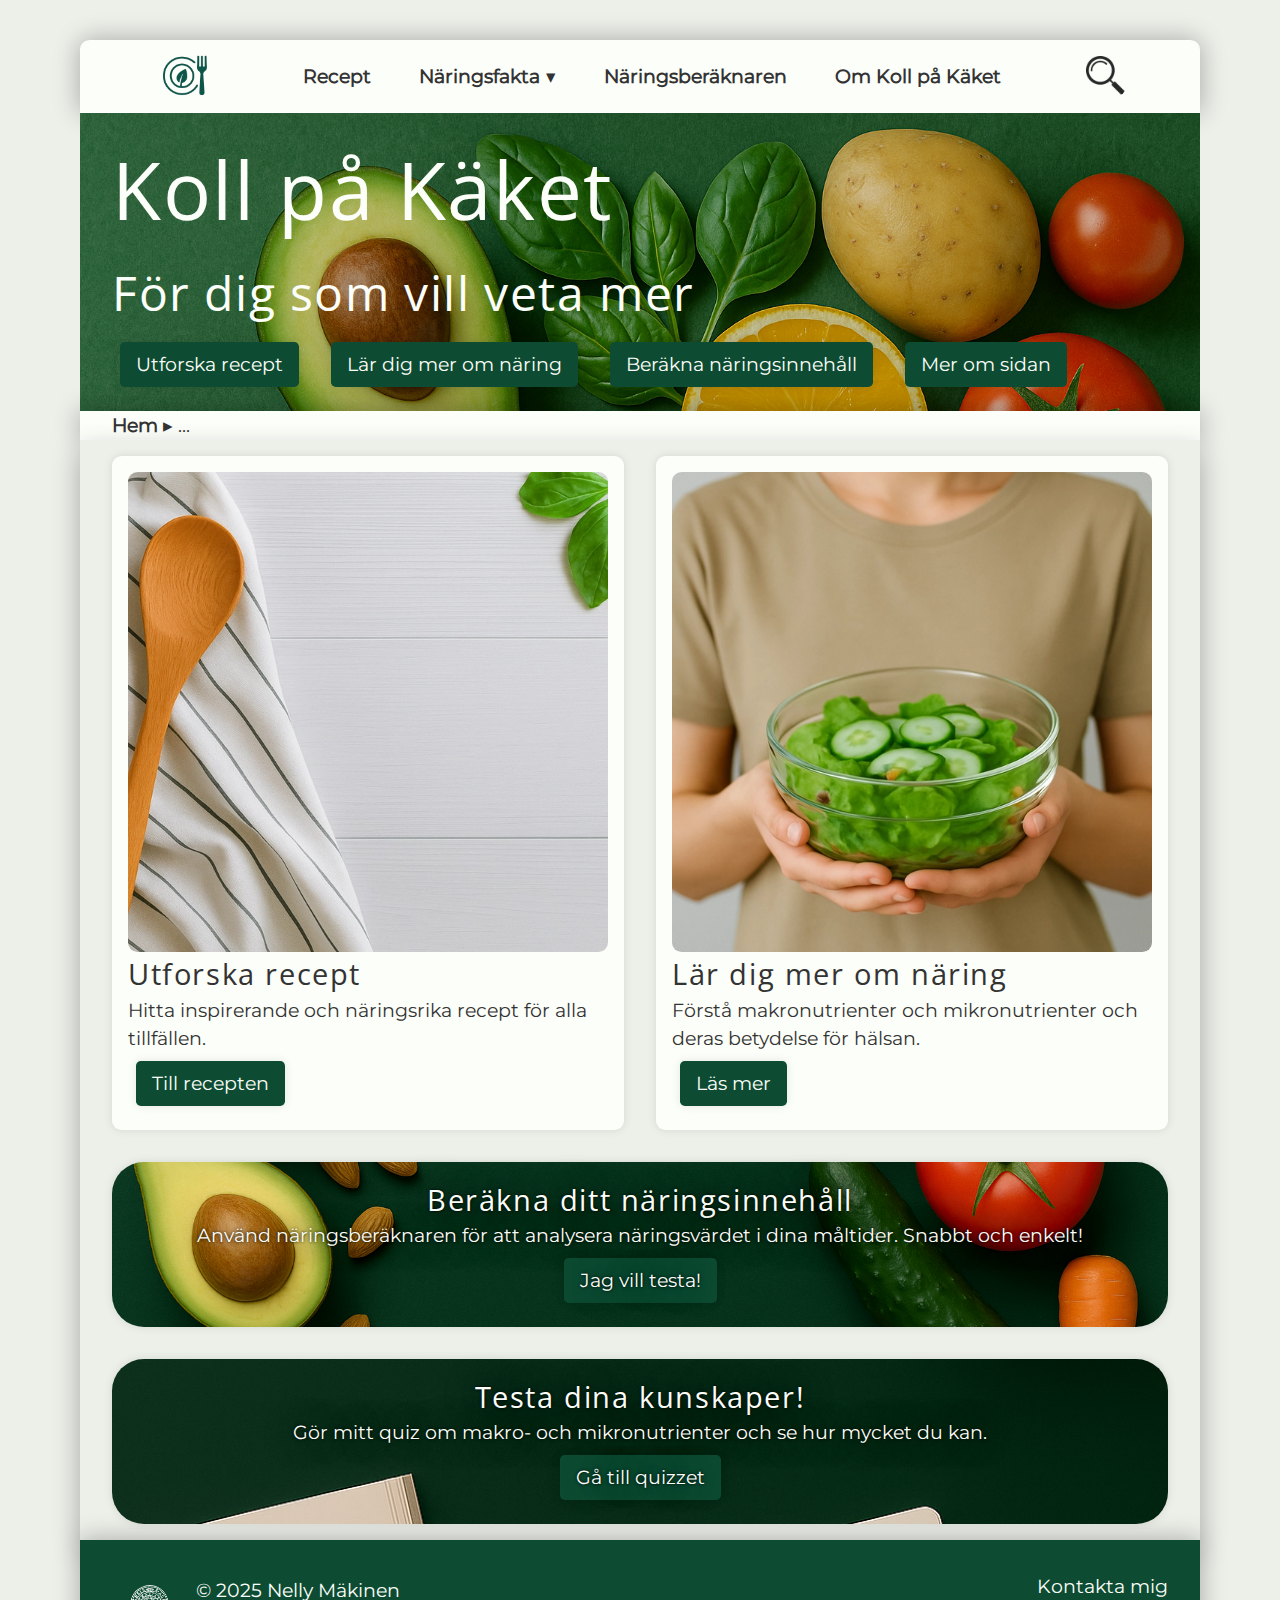
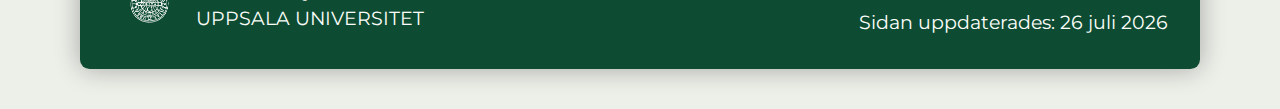
<file: index.html>
<!-- index.html – startsida för Koll på Käket -->
<!DOCTYPE html>
<html lang="sv">
<head>
    <meta charset="UTF-8">
    <meta name="viewport" content="width=device-width, initial-scale=1.0">
    <title>Koll på Käket: Startsida</title>
    <!-- Länkar till huvudsaklig CSS-stilmall -->
    <link rel="stylesheet" href="css/stil.css">
    <!-- Beskrivning för SEO och tillgänglighet -->
    <meta name="description" content="Startsida för Koll på Käket.">
</head>

<body>
    <header class="site-header" role="banner">
        <!-- Huvudnavigation -->
        <nav class="main-nav" role="navigation" aria-label="Huvudmeny">
        <ul class="logo">
            <li>
            <a href="index.html" class="logo">
                <img src="assets/img/logo_plate.svg" alt="Logotyp för Koll på Käket">
            </a>
            </li>
            </ul>
            <ul class="page-links">
            <li class="mobile-only">
            <button id="menu-toggle" aria-label="Öppna mobilmeny" tabindex="0">&#9776;</button>
            </li>
            <li class="nav-links"><a href="html/recept.html">Recept</a></li>
            <li class="nav-links has-dropdown">
                    <a href="html/fakta.html">Näringsfakta ▼</a>
                    <ul class="dropdown">
                        <li><a href="html/makro.html">Makronutrienter</a></li>
                        <li><a href="html/mikro.html">Mikronutrienter</a></li>
                    </ul>
                </li>
            <li class="nav-links"><a href="html/berakna.html">Näringsberäknaren</a></li>
            <li class="nav-links"><a href="html/om.html">Om Koll på Käket</a></li>
            </ul>
            <ul class="logo">
            <li>
            <a href="#" class="logo" aria-label="Sökfunktion (ej aktiv ännu)">
                <img src="assets/img/logo_search.svg" alt="Sökfunktion">
            </a>
            </li>
            
        </ul>
        </nav>

        <!-- Hero-banner -->
        <section class="hero-banner" aria-label="Startsida - Välkomstbanner">
        <h1 tabindex="0">Koll på Käket</h1>
        <h2 tabindex="0">För dig som vill veta mer</h2>
        <div class="head-buttons" role="navigation" aria-label="Genvägar till sidor">
            <a href="html/recept.html" class="button" aria-label="Gå till sidan för recept">Utforska recept</a>
            <a href="html/fakta.html" class="button" aria-label="Läs mer om näring">Lär dig mer om näring</a>
            <a href="html/berakna.html" class="button" aria-label="Beräkna näringsinnehåll i din mat">Beräkna näringsinnehåll</a>
            <a href="html/om.html" class="button" aria-label="Om sidan">Mer om sidan</a>
        </div>
        </section>

        <nav class="breadcrumb" aria-label="Brödsmulenavigering">
        <p><a href="index.html">Hem</a> ▸ ...</p>
        </nav>
    </header>

    <main class="hero">
        <!-- Featuresektion -->
        <section class="features" aria-label="Innehållsblock för utforskning">
        <article class="feature">
            <img src="/assets/img/wooden-spoon-640.webp" 
                        srcset="/assets/img/wooden-spoon-320.webp 320w,
                                /assets/img/wooden-spoon-640.webp 640w,
                                /assets/img/wooden-spoon-1280.webp 1280w"
                        sizes="(max-width: 640px) 100vw, (max-width: 1024px) 50vw, 50vw"
                        alt="Träslev och örter"
                        loading="lazy">
            <h3 tabindex="0">Utforska recept</h3>
            <p tabindex="0">Hitta inspirerande och näringsrika recept för alla tillfällen.</p>
            <a href="html/recept.html" class="button">Till recepten</a>
        </article>
        <article class="feature">
            <img src="/assets/img/nutrition-bowl-640.webp" 
                        srcset="/assets/img/nutrition-bowl-320.webp 320w,
                                /assets/img/nutrition-bowl-640.webp 640w,
                                /assets/img/nutrition-bowl-1280.webp 1280w"
                        sizes="(max-width: 640px) 100vw, (max-width: 1024px) 50vw, 50vw"
                        alt="Person med skål med grönsaker"
                        loading="lazy">
            <h3 tabindex="0">Lär dig mer om näring</h3>
            <p tabindex="0">Förstå makronutrienter och mikronutrienter och deras betydelse för hälsan.</p>
            <a href="html/fakta.html" class="button">Läs mer</a>
        </article>
        </section>

        <!-- Promo: Kalkylator -->
        <section class="promo calculator-promo" aria-label="Reklam för näringsberäknare" tabindex="0">
        <h3>Beräkna ditt näringsinnehåll</h3>
        <p>Använd näringsberäknaren för att analysera näringsvärdet i dina måltider. Snabbt och enkelt!</p>
        <a href="html/berakna.html" class="button">Jag vill testa!</a>
        </section>

        <!-- Promo: Quiz -->
        <section class="promo quiz-promo" aria-label="Reklam för quiz" tabindex="0">
        <h3>Testa dina kunskaper!</h3>
        <p>Gör mitt quiz om makro- och mikronutrienter och se hur mycket du kan.</p>
        <a href="html/quiz.html" class="button">Gå till quizzet</a>
        </section>
    </main>

    <!-- Sidfot med kontaktinformation och uppdateringsdatum -->
    <footer class="site-footer" role="contentinfo">
        <div class="footer-content">
            <img src="assets/img/uu-logo_w.png" alt="Logotyp för Uppsala Universitet">
            <div>
                <p>&copy; 2025 Nelly Mäkinen</p>
                <p>UPPSALA UNIVERSITET</p>
            </div>
        </div>
        <div class="footer-update">
            <a href="html/om.html">Kontakta mig</a>
            <p>Sidan uppdaterades: ...</p>
        </div>
    </footer>

    <!-- JS för hamburgarmenyn (mobil) och sidfotens uppdateringsdatum -->
    <script src="js/extra/mobil-nav.js" type="module"></script>
    <script src="js/extra/senast-upd.js" type="module"></script>
</body>
</file>
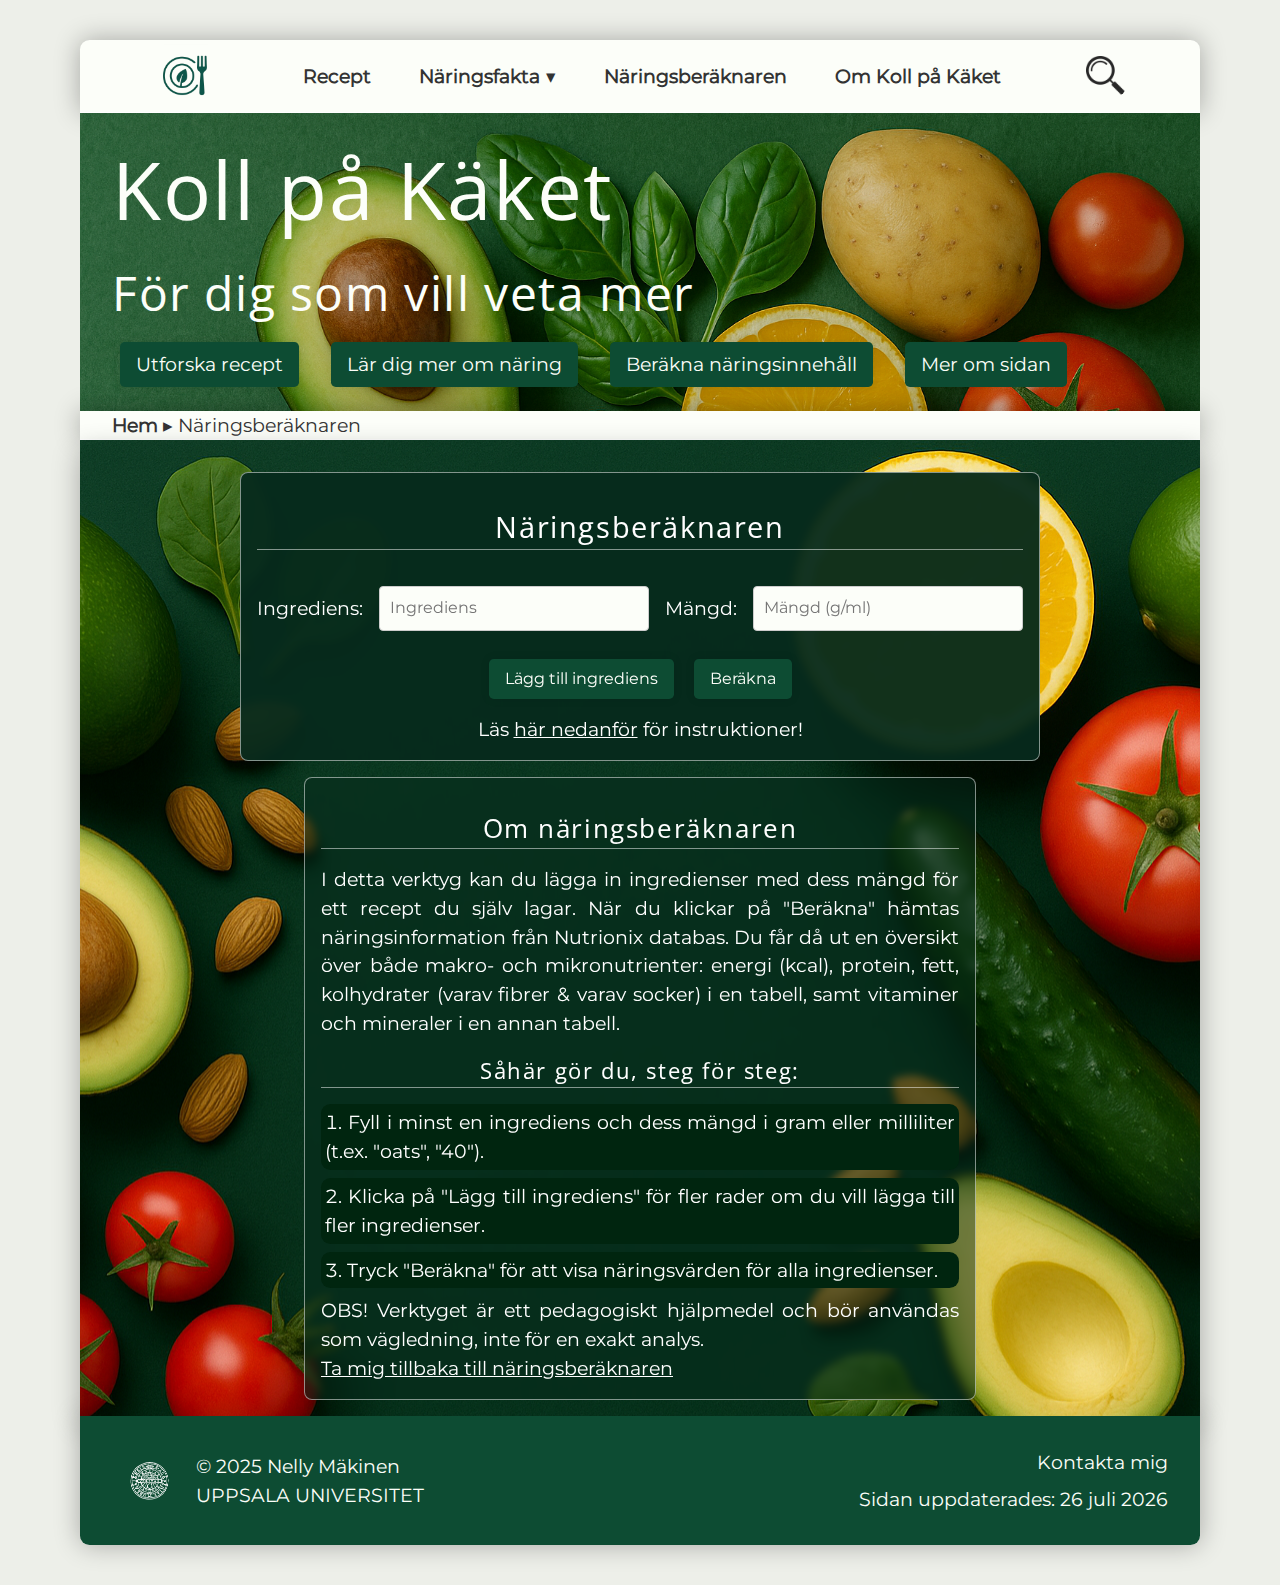
<file: html/berakna.html>
<!-- berakna.html (formulär + JS) -->
<!DOCTYPE html>
<html lang="sv">
<head>
    <meta charset="UTF-8">
    <meta name="viewport" content="width=device-width, initial-scale=1.0">
    <title>Koll på Käket: Näringsberäknaren</title>
    <link rel="stylesheet" href="../css/stil.css">
    <meta name="description" content="Näringsberäknaren för Koll på Käket.">
    <script src="../js/entry-kalkylator.js" type="module"></script>
    <link rel="preconnect" href="https://trackapi.nutritionix.com">
</head>

<body>
    <header class="site-header" role="banner">
        <!-- Huvudnavigation -->
        <nav class="main-nav" role="navigation" aria-label="Huvudmeny">
        <ul class="logo">
            <li>
            <a href="../index.html" class="logo">
                <img src="../assets/img/logo_plate.svg" alt="Logotyp för Koll på Käket">
            </a>
            </li>
            </ul>
            <ul class="page-links">
            <li class="mobile-only">
            <button id="menu-toggle" aria-label="Öppna mobilmeny" tabindex="0">&#9776;</button>
            </li>
            <li class="nav-links"><a href="recept.html">Recept</a></li>
            <li class="nav-links has-dropdown">
                <a href="fakta.html">Näringsfakta ▼</a>
                <ul class="dropdown">
                    <li><a href="makro.html">Makronutrienter</a></li>
                    <li><a href="mikro.html">Mikronutrienter</a></li>
                </ul>
            </li>
            <li class="nav-links"><a href="berakna.html">Näringsberäknaren</a></li>
            <li class="nav-links"><a href="om.html">Om Koll på Käket</a></li>
            </ul>
            <ul class="logo">
            <li>
            <a href="#" class="logo" aria-label="Sökfunktion (ej aktiv ännu)">
                <img src="../assets/img/logo_search.svg" alt="Sökfunktion">
            </a>
            </li>
        </ul>
        </nav>

        <!-- Hero-banner -->
        <section class="hero-banner" aria-label="Välkomstbanner">
        <h1 tabindex="0">Koll på Käket</h1>
        <h2 tabindex="0">För dig som vill veta mer</h2>
        <div class="head-buttons" role="navigation" aria-label="Genvägar till sidor">
            <a href="recept.html" class="button" aria-label="Gå till sidan för recept">Utforska recept</a>
            <a href="fakta.html" class="button" aria-label="Läs mer om näring">Lär dig mer om näring</a>
            <a href="berakna.html" class="button active" aria-label="Du är här: Beräkna näringsinnehåll i din mat">Beräkna näringsinnehåll</a>
            <a href="om.html" class="button" aria-label="Om sidan">Mer om sidan</a>
        </div>
        </section>

        <nav class="breadcrumb" aria-label="Brödsmulenavigering">
        <p><a href="../index.html">Hem</a> ▸ Näringsberäknaren </p>
        </nav>
    </header>
    
    <main class="hero">
        <section class="dark">
            
                <aside id="nutrition-form">
                    <form id="calc-form" label="Näringsberäknaren">
                        <h3>Näringsberäknaren</h3>
                        <ul id="ingredient-list">
                        <li>
                            <label for="ingredient1">Ingrediens:</label>
                            <input type="text" id="ingredient1" name="ingredient[]" placeholder="Ingrediens">
                            <label for="amount">Mängd:</label>
                            <input type="number" id="amount" name="amount[]" placeholder="Mängd (g/ml)">
                        </li>
                        </ul>
                        <fieldset role="group" aria-label="Formulärkontroller för beräkning">
                            <button type="button" id="add-row" aria-label="Lägg till en ny ingrediensrad">Lägg till ingrediens</button>
                            <button type="submit" aria-label="Beräkna näringsvärde">Beräkna</button>
                        </fieldset>
                        <p>Läs <a href="#instruktioner">här nedanför</a> för instruktioner!</p>
                    </form>
                </aside>
                <section id="result" aria-live="polite"></section>
            <section id="instruktioner">
                <h4>Om näringsberäknaren</h4>
                <p>I detta verktyg kan du lägga in ingredienser med dess mängd för ett recept 
                    du själv lagar. När du klickar på "Beräkna" hämtas näringsinformation från Nutrionix
                    databas. Du får då ut en översikt över både makro- och mikronutrienter: 
                    energi (kcal), protein, fett, kolhydrater (varav fibrer & varav socker) i en tabell,
                    samt vitaminer och mineraler i en annan tabell.</p>
                    <h5>Såhär gör du, steg för steg:</h5>
                <ul>
                    <li>Fyll i minst en ingrediens och dess mängd i gram eller milliliter
                         (t.ex. "oats", "40").</li>
                    <li>Klicka på "Lägg till ingrediens" för fler rader om du vill lägga till fler ingredienser.</li>
                    <li>Tryck "Beräkna" för att visa näringsvärden för alla ingredienser.</li>
                </ul>
                <p>OBS! Verktyget är ett pedagogiskt hjälpmedel och bör användas som vägledning, 
                    inte för en exakt analys.</p>
                <a href="#nutrition-form">Ta mig tillbaka till näringsberäknaren</a>
            </section>
            
        </section>

    </main>

    <footer class="site-footer">
        <section class="footer-content">
            <img src="../assets/img/uu-logo_w.png" alt="Logotyp för Uppsala Universitet">
            <section>
                <p>&copy; 2025 Nelly Mäkinen</p>
                <p>UPPSALA UNIVERSITET</p>
            </section>
        </section>
        <section class="footer-update">
            <a href="om.html">Kontakta mig</a>
            <p>Sidan uppdaterades: ...</p>
        </section>
    </footer>
    <script src="../js/extra/mobil-nav.js" type="module"></script>
    <script src="../js/extra/senast-upd.js" type="module"></script>
</body>
</html>
</file>
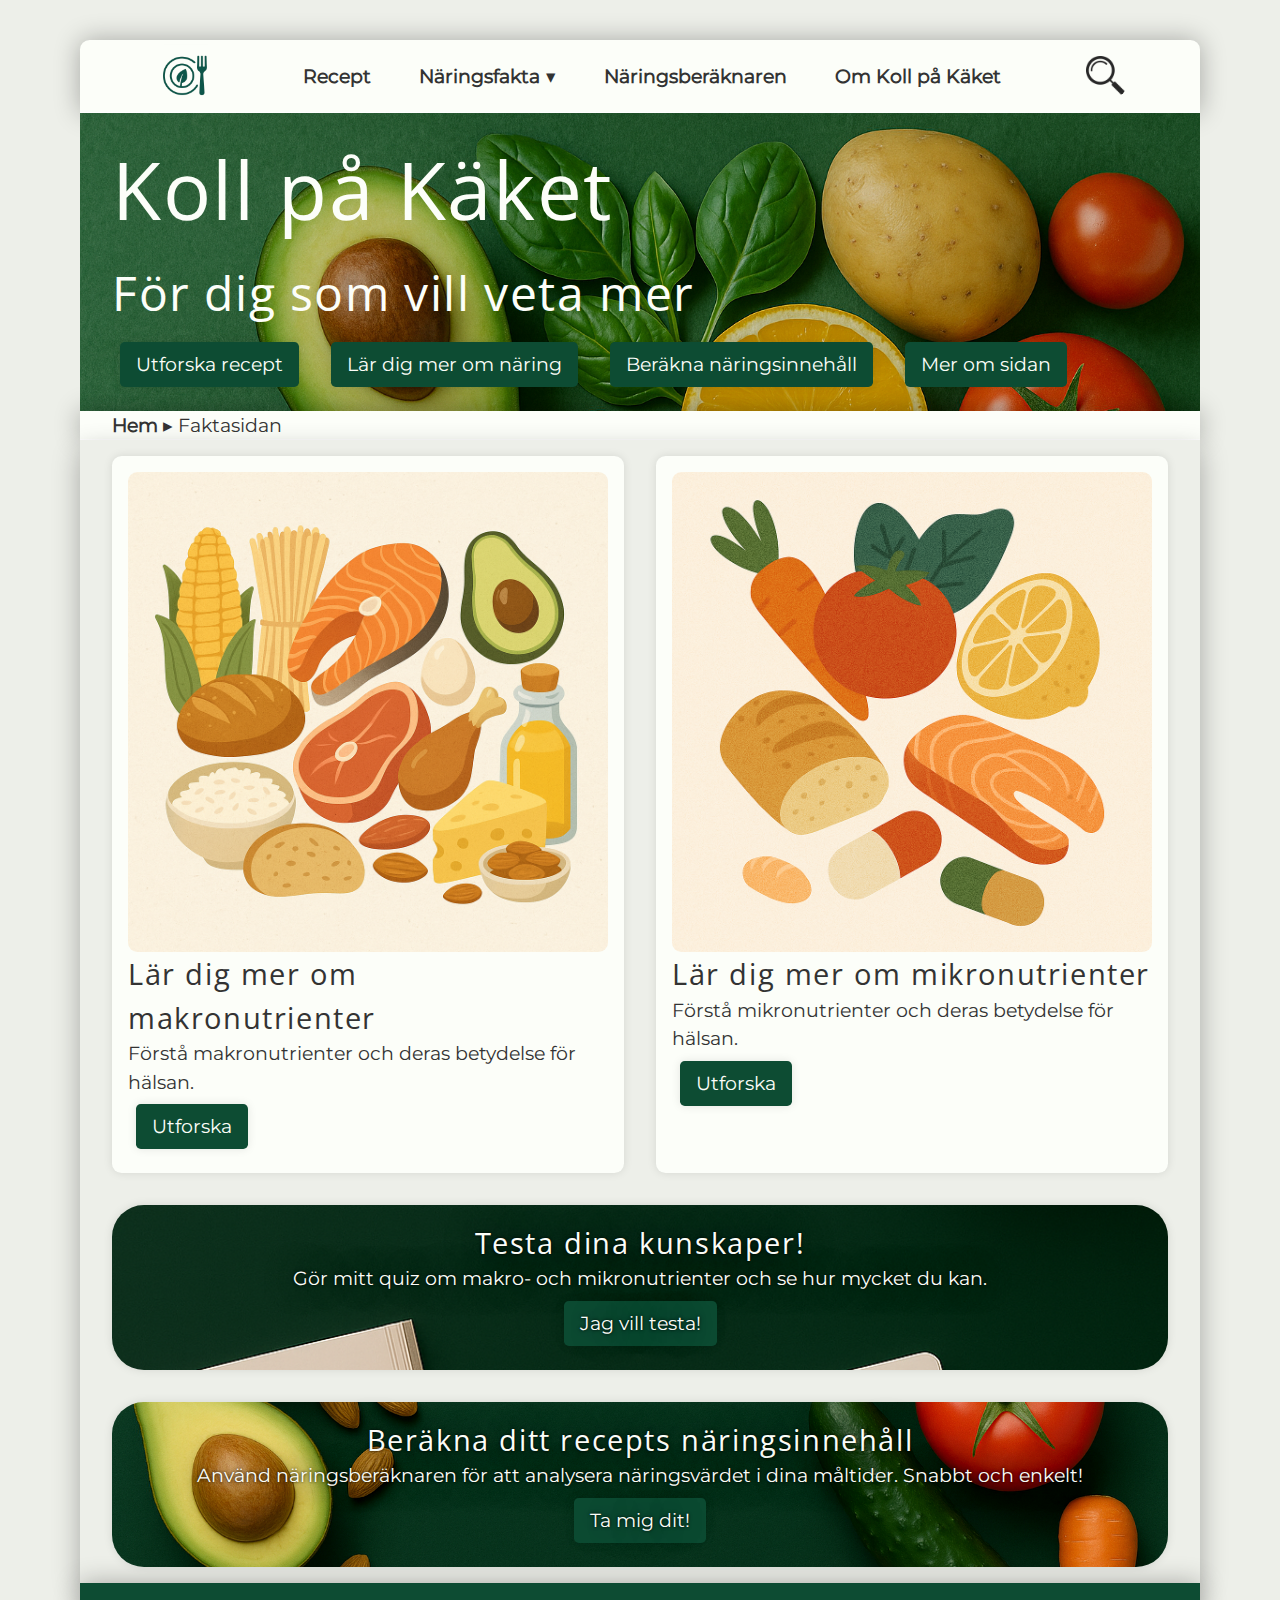
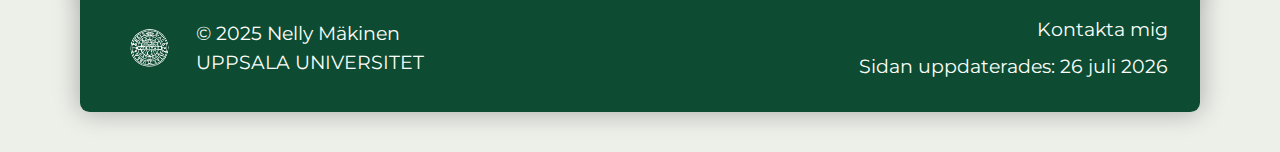
<file: html/fakta.html>
<!-- fakta.html -->
<!DOCTYPE html>
<html lang="sv">
<head>
    <meta charset="UTF-8">
    <meta name="viewport" content="width=device-width, initial-scale=1.0">
    <title>Koll på käket: Fakta om makro- och mikronutrienter</title>
    <link rel="stylesheet" href="../css/stil.css">
    <meta name="description" content="Faktasida om nutrienter för Koll på Käket.">
    <link rel="preload" href="/assets/img/logo_plate.svg" as="image" type="image/svg+xml">
    <link rel="preload" href="/assets/img/logo_search.svg" as="image" type="image/svg+xml">
</head>

<body>
    <header class="site-header" role="banner">
        <!-- Huvudnavigation -->
        <nav class="main-nav" role="navigation" aria-label="Huvudmeny">
        <ul class="logo">
            <li>
            <a href="../index.html" class="logo">
                <img src="../assets/img/logo_plate.svg" alt="Logotyp för Koll på Käket">
            </a>
            </li>
            </ul>
            <ul class="page-links">
            <li class="mobile-only">
            <button id="menu-toggle" aria-label="Öppna mobilmeny" tabindex="0">&#9776;</button>
            </li>
            <li class="nav-links"><a href="recept.html">Recept</a></li>
            <li class="nav-links has-dropdown">
                <a href="fakta.html">Näringsfakta ▼</a>
                <ul class="dropdown">
                    <li><a href="makro.html">Makronutrienter</a></li>
                    <li><a href="mikro.html">Mikronutrienter</a></li>
                </ul>
            </li>
            <li class="nav-links"><a href="berakna.html">Näringsberäknaren</a></li>
            <li class="nav-links"><a href="om.html">Om Koll på Käket</a></li>
            </ul>
            <ul class="logo">
            <li>
            <a href="#" class="logo" aria-label="Sökfunktion (ej aktiv ännu)">
                <img src="../assets/img/logo_search.svg" alt="Sökfunktion">
            </a>
            </li>
        </ul>
        </nav>

        <!-- Hero-banner -->
        <section class="hero-banner" aria-label="Välkomstbanner">
        <h1 tabindex="0">Koll på Käket</h1>
        <h2 tabindex="0">För dig som vill veta mer</h2>
        <div class="head-buttons" role="navigation" aria-label="Genvägar till sidor">
            <a href="recept.html" class="button" aria-label="Gå till sidan för recept">Utforska recept</a>
            <a href="fakta.html" class="button active" aria-label="Du är här: Läs mer om näring">Lär dig mer om näring</a>
            <a href="berakna.html" class="button" aria-label="Beräkna näringsinnehåll i din mat">Beräkna näringsinnehåll</a>
            <a href="om.html" class="button" aria-label="Om sidan">Mer om sidan</a>
        </div>
        </section>

        <nav class="breadcrumb" aria-label="Brödsmulenavigering">
        <p><a href="../index.html">Hem</a> ▸ Faktasidan</p>
        </nav>
    </header>
    
    <main class="hero">
        <section class="features">
            <article class="feature">
                <img 
                    src="/assets/img/makronutrienter.png" 
                    alt="Livsmedel som innehåller fett, protein och kolhydrater"
                    loading="lazy">
                <div class="feature-content">
                    <h3>Lär dig mer om makronutrienter</h3>
                    <p>Förstå makronutrienter och deras betydelse för hälsan.</p>
                    <a href="makro.html" class="button">Utforska</a>
                </div>
            </article>
            <article class="feature">
                <img 
                    src="/assets/img/mikronutrienter.png"
                    alt="Livsmedel som innehåller vitaminer och mineraler"
                    loading="lazy">
                <div class="feature-content">
                    <h3>Lär dig mer om mikronutrienter</h3>
                    <p>Förstå mikronutrienter och deras betydelse för hälsan.</p>
                    <a href="mikro.html" class="button">Utforska</a>
                </div>
            </article>
        </section>
        <section class="promo quiz-promo">
            <h3>Testa dina kunskaper!</h3>
            <p>Gör mitt quiz om makro- och mikronutrienter och se hur mycket du kan.</p>
            <a href="quiz.html" class="button">Jag vill testa!</a>
        </section>
        <section class="promo calculator-promo">
            <h3>Beräkna ditt recepts näringsinnehåll</h3>
            <p>Använd näringsberäknaren för att analysera näringsvärdet i dina måltider. Snabbt och enkelt!</p>
            <a href="berakna.html" class="button">Ta mig dit!</a>
        </section>

    </main>

    <footer class="site-footer">
        <section class="footer-content">
            <img src="../assets/img/uu-logo_w.png" alt="Logotyp för Uppsala Universitet">
            <section>
                <p>&copy; 2025 Nelly Mäkinen</p>
                <p>UPPSALA UNIVERSITET</p>
            </section>
        </section>
        <section class="footer-update">
            <a href="om.html">Kontakta mig</a>
            <p>Sidan uppdaterades: ...</p>
        </section>
    </footer>
    <script src="../js/extra/mobil-nav.js" type="module"></script>
    <script src="../js/extra/senast-upd.js" type="module"></script>
</body>
</html>
</file>
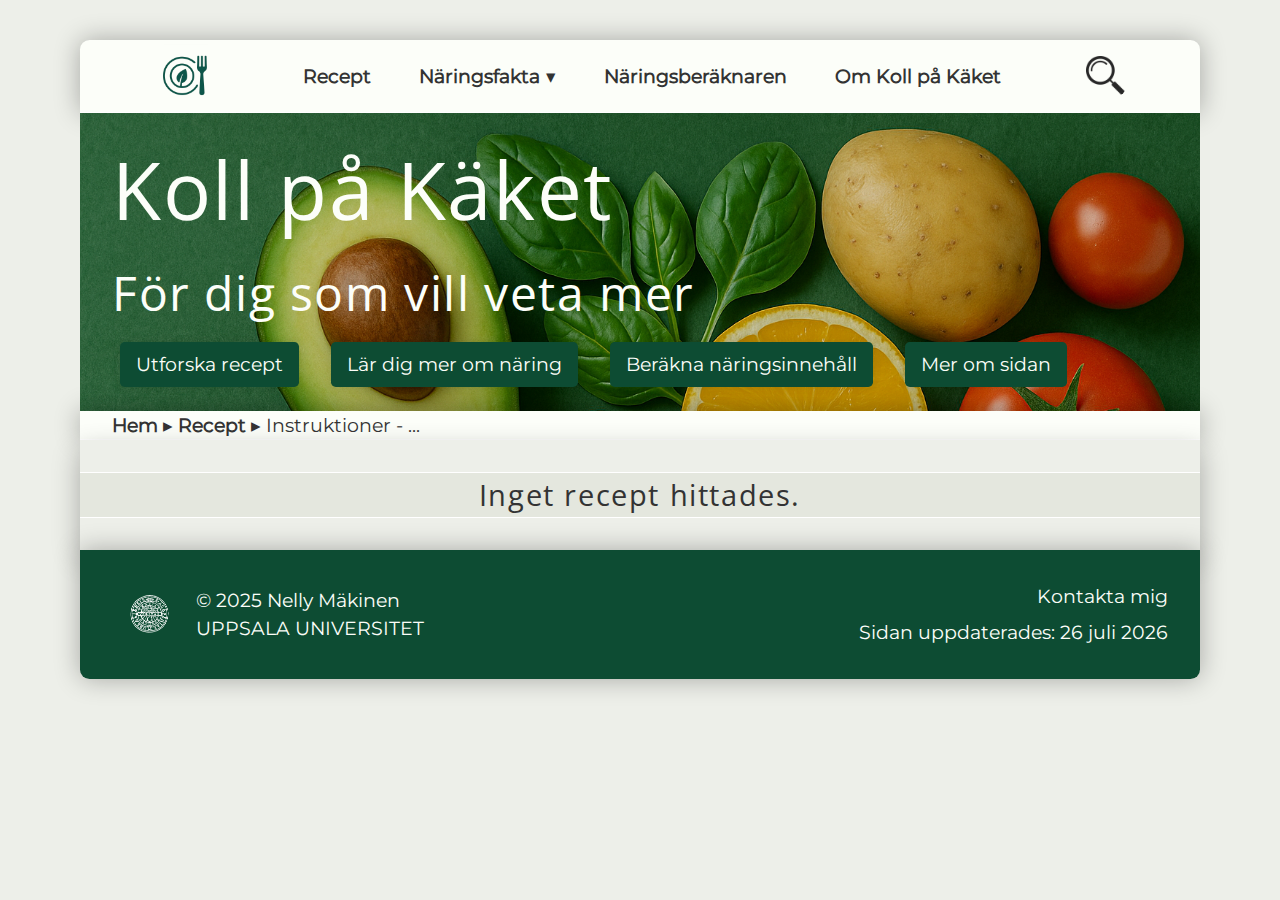
<file: html/instruktioner.html>
<!-- instruktioner.html -->
<!DOCTYPE html>
<html lang="sv">
<head>
    <meta charset="UTF-8">
    <meta name="viewport" content="width=device-width, initial-scale=1.0">
    <title>Koll på Käket: Receptinstruktioner</title>
    <link rel="stylesheet" href="../css/stil.css">
    <meta name="description" content="Receptsidan för Koll på Käket.">
    <script src="../js/instruktioner.js" type="module"></script>
    <link rel="preconnect" href="https://www.themealdb.com">
    <link rel="preload" href="/assets/img/logo_plate.svg" as="image" type="image/svg+xml">
    <link rel="preload" href="/assets/img/logo_search.svg" as="image" type="image/svg+xml">

</head>

<body>
    <header class="site-header" role="banner">
        <!-- Huvudnavigation -->
        <nav class="main-nav" role="navigation" aria-label="Huvudmeny">
        <ul class="logo">
            <li>
            <a href="../index.html" class="logo">
                <img src="../assets/img/logo_plate.svg" alt="Logotyp för Koll på Käket">
            </a>
            </li>
            </ul>
            <ul class="page-links">
            <li class="mobile-only">
            <button id="menu-toggle" aria-label="Öppna mobilmeny" tabindex="0">&#9776;</button>
            </li>
            <li class="nav-links"><a href="recept.html">Recept</a></li>
            <li class="nav-links has-dropdown">
                <a href="fakta.html">Näringsfakta ▼</a>
                <ul class="dropdown">
                    <li><a href="makro.html">Makronutrienter</a></li>
                    <li><a href="mikro.html">Mikronutrienter</a></li>
                </ul>
            </li>
            <li class="nav-links"><a href="berakna.html">Näringsberäknaren</a></li>
            <li class="nav-links"><a href="om.html">Om Koll på Käket</a></li>
            </ul>
            <ul class="logo">
            <li>
            <a href="#" class="logo" aria-label="Sökfunktion (ej aktiv ännu)">
                <img src="../assets/img/logo_search.svg" alt="Sökfunktion">
            </a>
            </li>
        </ul>
        </nav>

        <!-- Hero-banner -->
        <section class="hero-banner" aria-label="Välkomstbanner">
        <h1 tabindex="0">Koll på Käket</h1>
        <h2 tabindex="0">För dig som vill veta mer</h2>
        <div class="head-buttons" role="navigation" aria-label="Genvägar till sidor">
            <a href="recept.html" class="button active" aria-label="Du är här: Gå till sidan för recept">Utforska recept</a>
            <a href="fakta.html" class="button" aria-label="Läs mer om näring">Lär dig mer om näring</a>
            <a href="berakna.html" class="button" aria-label="Beräkna näringsinnehåll i din mat">Beräkna näringsinnehåll</a>
            <a href="om.html" class="button" aria-label="Om sidan">Mer om sidan</a>
        </div>
        </section>

        <nav class="breadcrumb" aria-label="Brödsmulenavigering">
        <p><a href="../index.html">Hem</a> ▸ <a href="recept.html">Recept</a> ▸ Instruktioner - <span id="current-meal-name">...</span></p>
        </nav>
    </header>

    <main class="hero">
        <section class="info">
            <h3 id="meal-title">Laddar recept...</h3>
            <section id="meal-details"></section>
            <!-- NYTT -->
            <section id="category_location-tips"></section>
        </section>
    </main>

    <footer class="site-footer">
        <section class="footer-content">
            <img src="../assets/img/uu-logo_w.png" alt="Logotyp för Uppsala Universitet">
            <section>
                <p>&copy; 2025 Nelly Mäkinen</p>
                <p>UPPSALA UNIVERSITET</p>
            </section>
        </section>
        <section class="footer-update">
            <a href="om.html">Kontakta mig</a>
            <p>Sidan uppdaterades: ...</p>
        </section>
    </footer>
    <script src="../js/extra/mobil-nav.js" type="module"></script>
    <script src="../js/extra/senast-upd.js" type="module"></script>
</body>
</html>
</file>
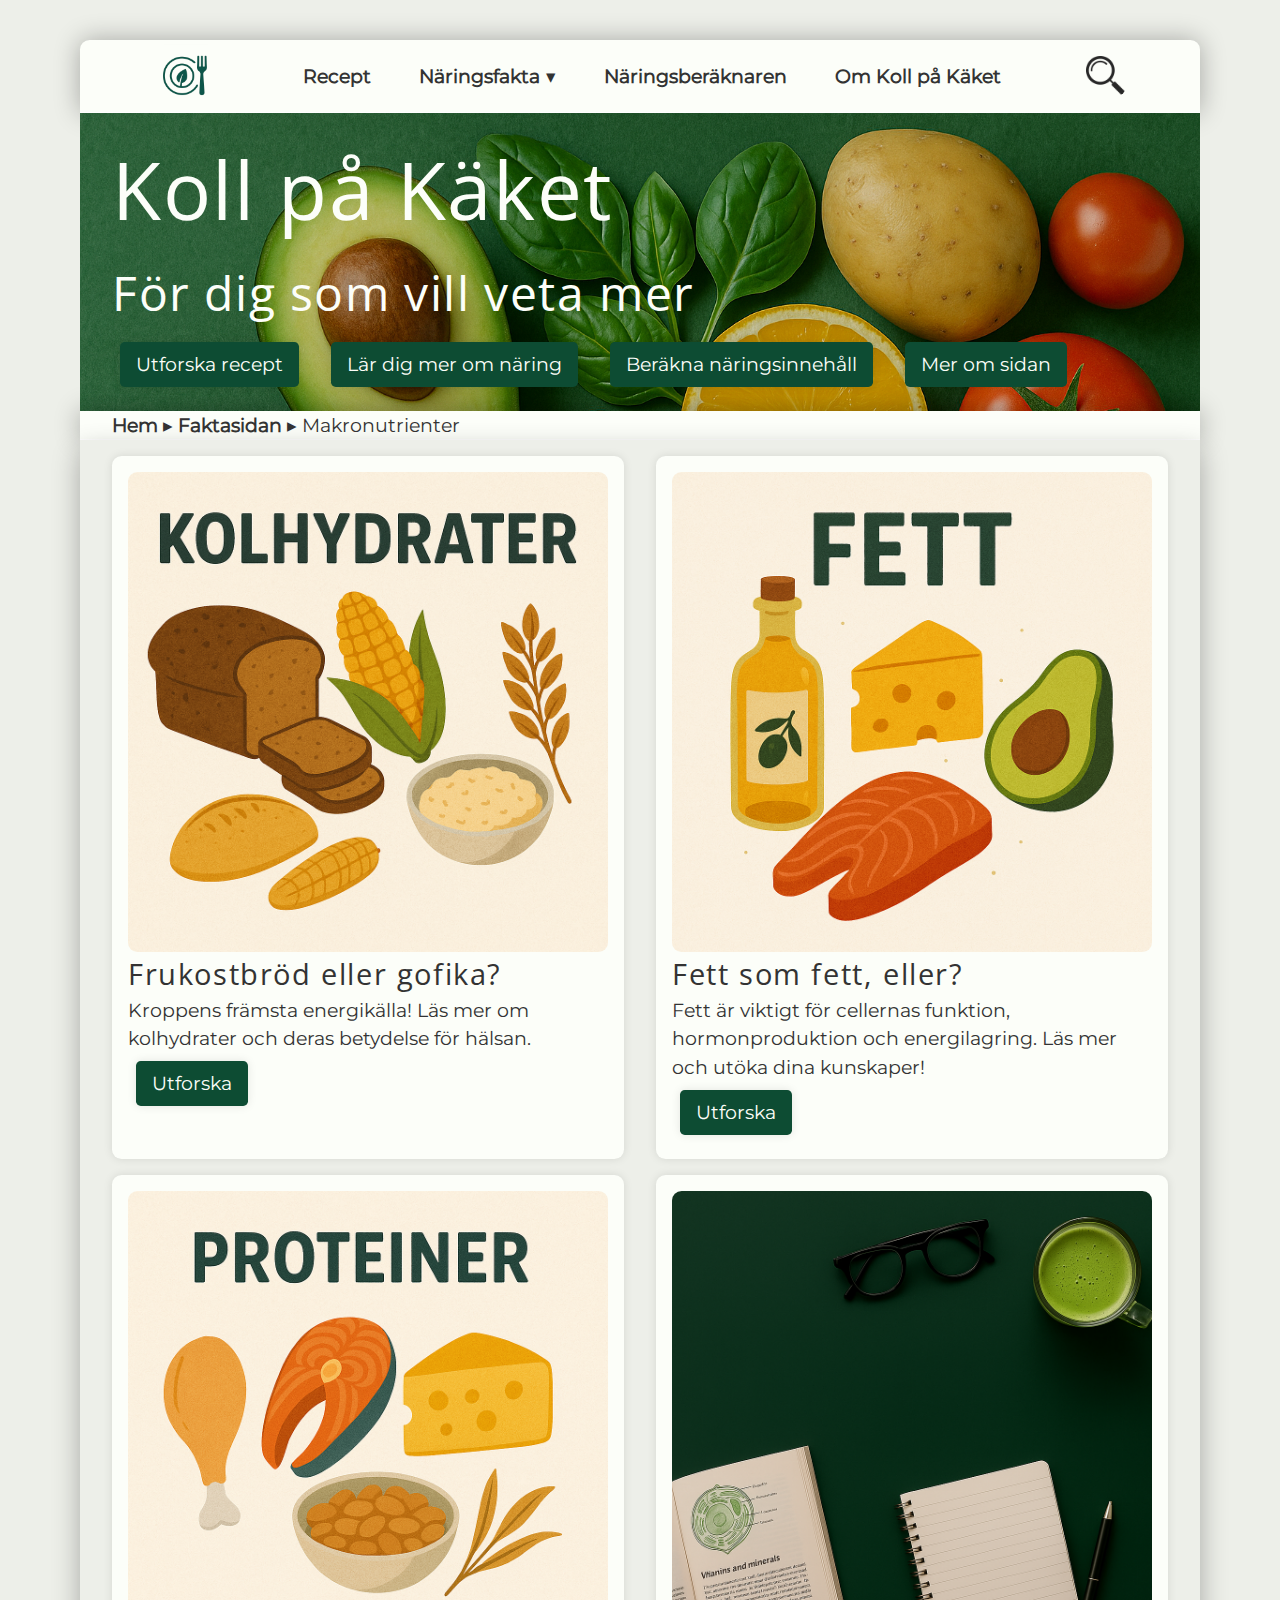
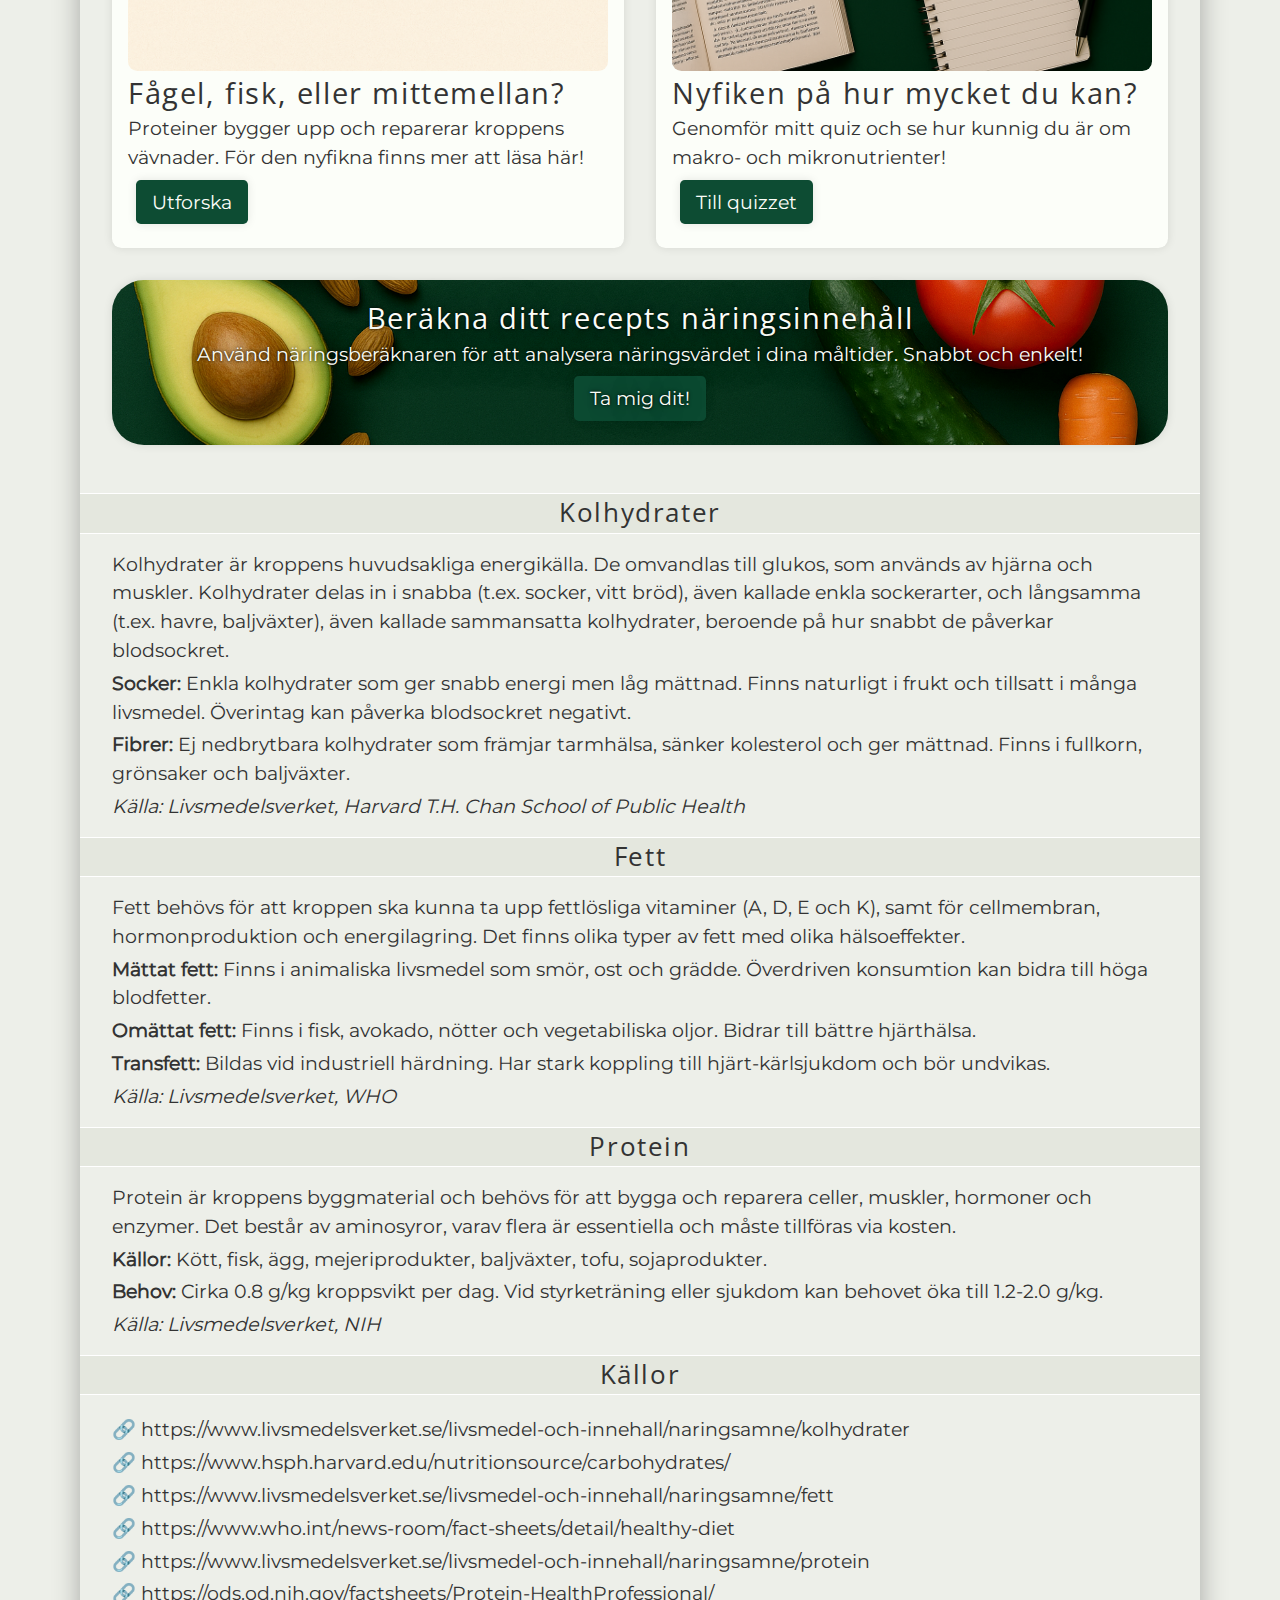
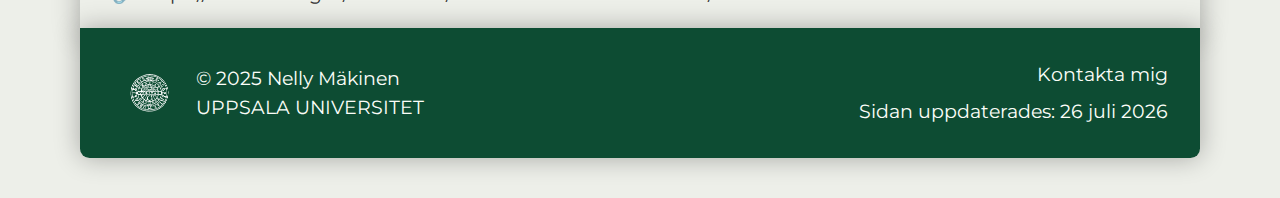
<file: html/makro.html>
<!-- makro.html -->
<!DOCTYPE html>
<html lang="sv">
<head>
    <meta charset="UTF-8">
    <meta name="viewport" content="width=device-width, initial-scale=1.0">
    <title>Koll på Käket: Makronutrienter</title>
    <link rel="stylesheet" href="../css/stil.css">
    <meta name="description" content="Faktasida om makronutrienter för Koll på Käket.">
    <link rel="preload" href="/assets/img/logo_plate.svg" as="image" type="image/svg+xml">
    <link rel="preload" href="/assets/img/logo_search.svg" as="image" type="image/svg+xml">
</head>

<body>
    <header class="site-header" role="banner">
        <!-- Huvudnavigation -->
        <nav class="main-nav" role="navigation" aria-label="Huvudmeny">
        <ul class="logo">
            <li>
            <a href="../index.html" class="logo">
                <img src="../assets/img/logo_plate.svg" alt="Logotyp för Koll på Käket">
            </a>
            </li>
            </ul>
            <ul class="page-links">
            <li class="mobile-only">
            <button id="menu-toggle" aria-label="Öppna mobilmeny" tabindex="0">&#9776;</button>
            </li>
            <li class="nav-links"><a href="recept.html">Recept</a></li>
            <li class="nav-links has-dropdown">
                <a href="fakta.html">Näringsfakta ▼</a>
                <ul class="dropdown">
                    <li><a href="makro.html">Makronutrienter</a></li>
                    <li><a href="mikro.html">Mikronutrienter</a></li>
                </ul>
            </li>
            <li class="nav-links"><a href="berakna.html">Näringsberäknaren</a></li>
            <li class="nav-links"><a href="om.html">Om Koll på Käket</a></li>
            </ul>
            <ul class="logo">
            <li>
            <a href="#" class="logo" aria-label="Sökfunktion (ej aktiv ännu)">
                <img src="../assets/img/logo_search.svg" alt="Sökfunktion">
            </a>
            </li>
        </ul>
        </nav>

        <!-- Hero-banner -->
        <section class="hero-banner" aria-label="Välkomstbanner">
        <h1 tabindex="0">Koll på Käket</h1>
        <h2 tabindex="0">För dig som vill veta mer</h2>
        <div class="head-buttons" role="navigation" aria-label="Genvägar till sidor">
            <a href="recept.html" class="button" aria-label="Gå till sidan för recept">Utforska recept</a>
            <a href="fakta.html" class="button active" aria-label="Du är här: Läs mer om näring">Lär dig mer om näring</a>
            <a href="berakna.html" class="button" aria-label="Beräkna näringsinnehåll i din mat">Beräkna näringsinnehåll</a>
            <a href="om.html" class="button" aria-label="Om sidan">Mer om sidan</a>
        </div>
        </section>

        <nav class="breadcrumb" aria-label="Brödsmulenavigering">
        <p><a href="../index.html">Hem</a> ▸ <a href="fakta.html">Faktasidan</a> ▸ Makronutrienter </p>
        </nav>
    </header>
    
    <main class="hero">
        <section class="features">
            <article class="feature">
                <img 
                    src="/assets/img/kolhydrater.png" 
                    alt="Livsmedel rika på kolhydrater"
                    loading="lazy">
                <div class="feature-content">
                    <h3>Frukostbröd eller gofika?</h3>
                    <p>Kroppens främsta energikälla! Läs mer om kolhydrater och 
                        deras betydelse för hälsan.</p>
                    <a href="#kolhydrat" class="button">Utforska</a>
                </div>
            </article>
            <article class="feature">
                <img 
                    src="/assets/img/fett.png" 
                    alt="Exempel på fettrika livsmedel"
                    loading="lazy">
                <div class="feature-content">
                    <h3>Fett som fett, eller?</h3>
                    <p>Fett är viktigt för cellernas funktion, hormonproduktion 
                    och energilagring. Läs mer och utöka dina kunskaper!</p>
                    <a href="#fett" class="button">Utforska</a>
                </div>
            </article>
            <article class="feature">
                <img 
                    src="/assets/img/proteiner.png" 
                    alt="Proteinkällor som fisk, kyckling och baljväxter"
                    loading="lazy">
                <div class="feature-content">
                    <h3>Fågel, fisk, eller mittemellan?</h3>
                    <p>Proteiner bygger upp och reparerar kroppens vävnader.
                        För den nyfikna finns mer att läsa här!
                    </p>
                    <a href="#protein" class="button">Utforska</a>
                </div>
            </article>
            <article class="feature">
                <img 
                    src="/assets/img/banner-quiz-feature.png" 
                    alt="Uppslagen bok om vitaminer och mineraler, anteckningsblock,
                    penna, glasögon och en grön smoothie"
                    loading="lazy">
                <div class="feature-content">
                    <h3>Nyfiken på hur mycket du kan?</h3>
                    <p>Genomför mitt quiz och se hur kunnig du är om
                        makro- och mikronutrienter!
                    </p>
                    <a href="#" class="button">Till quizzet</a>
                </div>
            </article>
        </section>
        <section class="promo calculator-promo">
            <h3>Beräkna ditt recepts näringsinnehåll</h3>
            <p>Använd näringsberäknaren för att analysera näringsvärdet i dina måltider. 
                Snabbt och enkelt!</p>
            <a href="berakna.html" class="button">Ta mig dit!</a>
        </section>
        <section class="info">
            <h4 id="kolhydrat">Kolhydrater</h4>
                <p>Kolhydrater är kroppens huvudsakliga energikälla. De omvandlas till glukos, 
                    som används av hjärna och muskler. Kolhydrater delas in i snabba (t.ex. socker,
                     vitt bröd), även kallade enkla sockerarter, och långsamma (t.ex. havre, baljväxter),
                     även kallade sammansatta kolhydrater, beroende på hur snabbt de påverkar blodsockret.</p>
                <ul>
                    <li><strong>Socker:</strong> Enkla kolhydrater som ger snabb energi men låg mättnad.
                         Finns naturligt i frukt och tillsatt i många livsmedel. Överintag kan påverka 
                         blodsockret negativt.</li>
                    <li><strong>Fibrer:</strong> Ej nedbrytbara kolhydrater som främjar tarmhälsa, 
                        sänker kolesterol och ger mättnad. Finns i fullkorn, grönsaker och baljväxter.</li>
                </ul>
                <p><em>Källa: Livsmedelsverket, Harvard T.H. Chan School of Public Health</em></p>
            <h4 id="fett">Fett</h4>
                <p>Fett behövs för att kroppen ska kunna ta upp fettlösliga vitaminer (A, D, E och K), 
                    samt för cellmembran, hormonproduktion och energilagring. Det finns olika typer av
                     fett med olika hälsoeffekter.</p>
                <ul>
                    <li><strong>Mättat fett:</strong> Finns i animaliska livsmedel som smör, ost och
                         grädde. Överdriven konsumtion kan bidra till höga blodfetter.</li>
                    <li><strong>Omättat fett:</strong> Finns i fisk, avokado, nötter och vegetabiliska
                         oljor. Bidrar till bättre hjärthälsa.</li>
                    <li><strong>Transfett:</strong> Bildas vid industriell härdning. Har stark koppling
                         till hjärt-kärlsjukdom och bör undvikas.</li>
                </ul>
                <p><em>Källa: Livsmedelsverket, WHO</em></p>
            <h4 id="protein">Protein</h4>
                <p>Protein är kroppens byggmaterial och behövs för att bygga och reparera celler, 
                    muskler, hormoner och enzymer. Det består av aminosyror, varav flera är 
                    essentiella och måste tillföras via kosten.</p>
                <ul>
                    <li><strong>Källor:</strong> Kött, fisk, ägg, mejeriprodukter, baljväxter, 
                        tofu, sojaprodukter.</li>
                    <li><strong>Behov:</strong> Cirka 0.8 g/kg kroppsvikt per dag. Vid styrketräning 
                        eller sjukdom kan behovet öka till 1.2-2.0 g/kg.</li>
                </ul>
                <p><em>Källa: Livsmedelsverket, NIH</em></p>
            <h4>Källor</h4>
            <ul>
                <li>🔗 https://www.livsmedelsverket.se/livsmedel-och-innehall/naringsamne/kolhydrater</li>
                <li>🔗 https://www.hsph.harvard.edu/nutritionsource/carbohydrates/</li>
                <li>🔗 https://www.livsmedelsverket.se/livsmedel-och-innehall/naringsamne/fett</li>
                <li>🔗 https://www.who.int/news-room/fact-sheets/detail/healthy-diet</li>
                <li>🔗 https://www.livsmedelsverket.se/livsmedel-och-innehall/naringsamne/protein</li>
                <li>🔗 https://ods.od.nih.gov/factsheets/Protein-HealthProfessional/</li>
            </ul>
        </section>
    </main>

    <footer class="site-footer">
        <section class="footer-content">
            <img src="../assets/img/uu-logo_w.png" alt="Logotyp för Uppsala Universitet">
            <section>
                <p>&copy; 2025 Nelly Mäkinen</p>
                <p>UPPSALA UNIVERSITET</p>
            </section>
        </section>
        <section class="footer-update">
            <a href="om.html">Kontakta mig</a>
            <p>Sidan uppdaterades: ...</p>
        </section>
    </footer>
    <script src="../js/extra/mobil-nav.js" type="module"></script>
    <script src="../js/extra/senast-upd.js" type="module"></script>
</body>
</html>
</file>
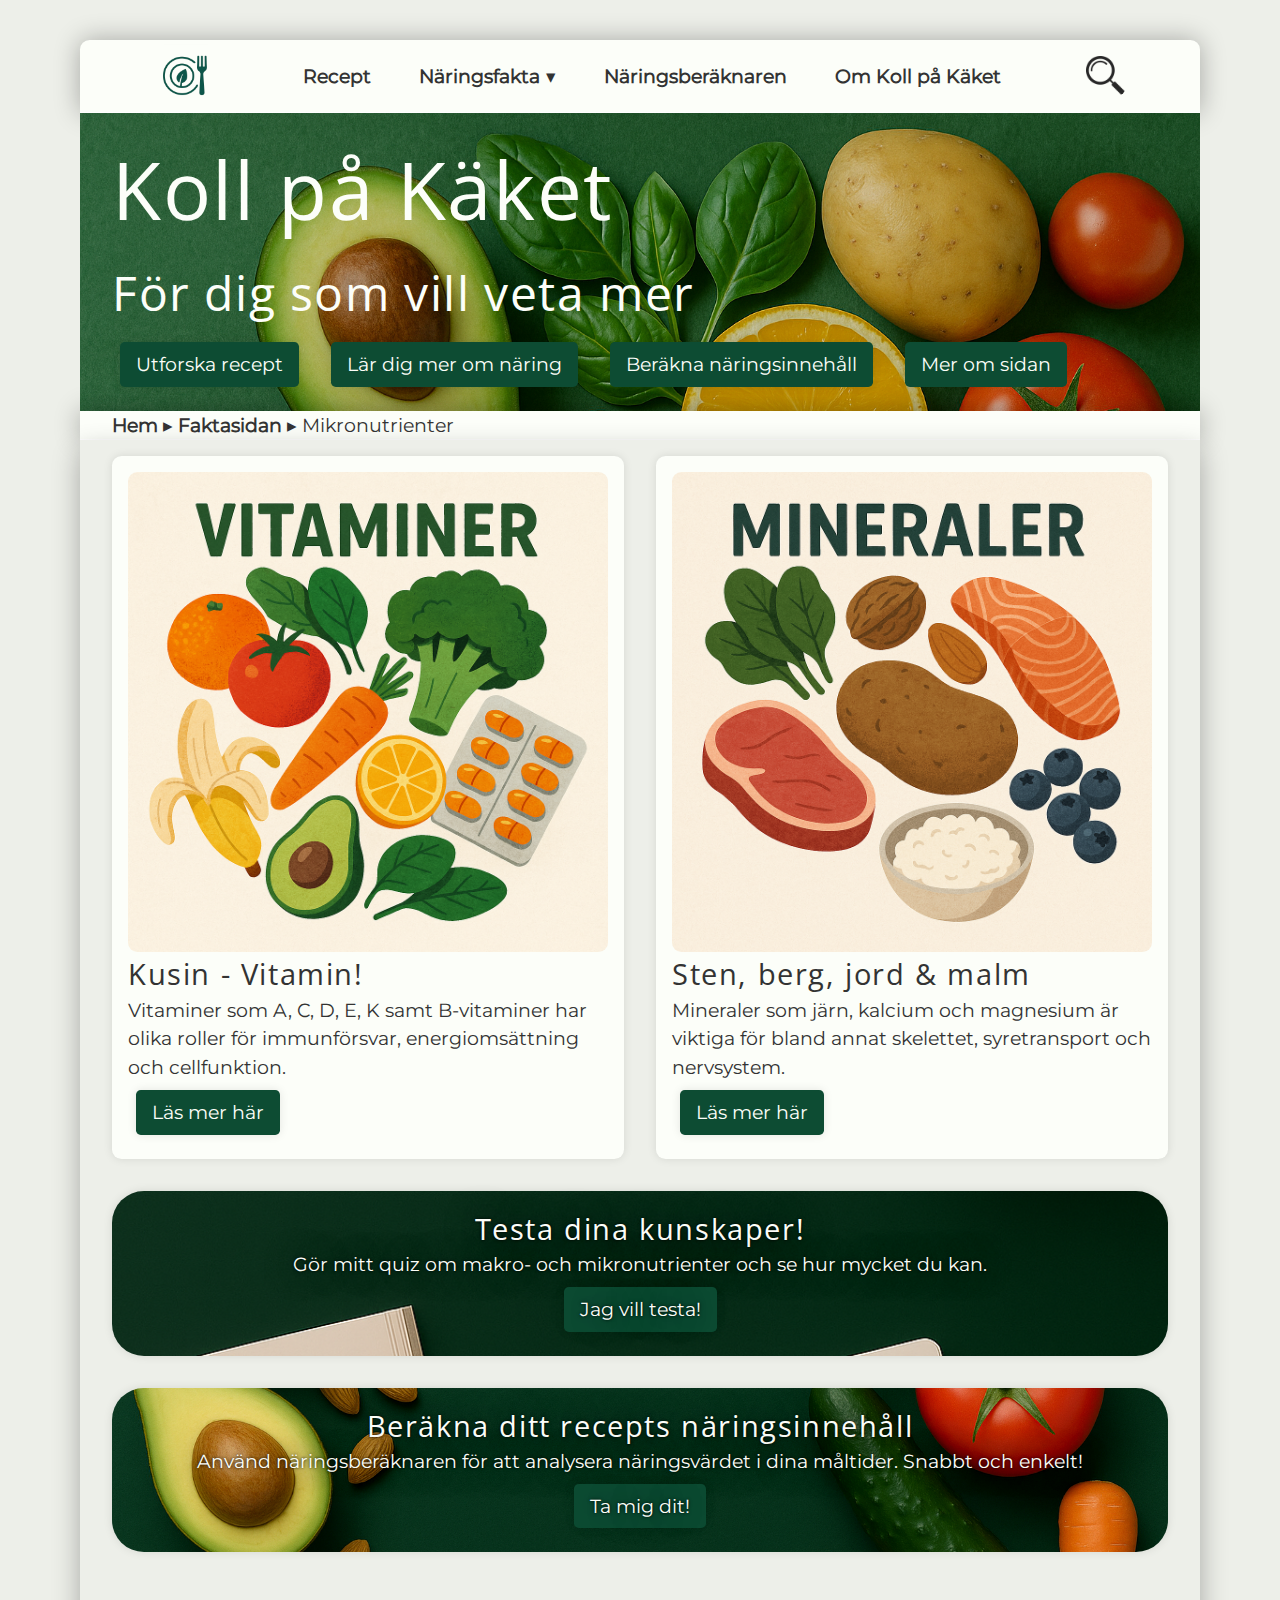
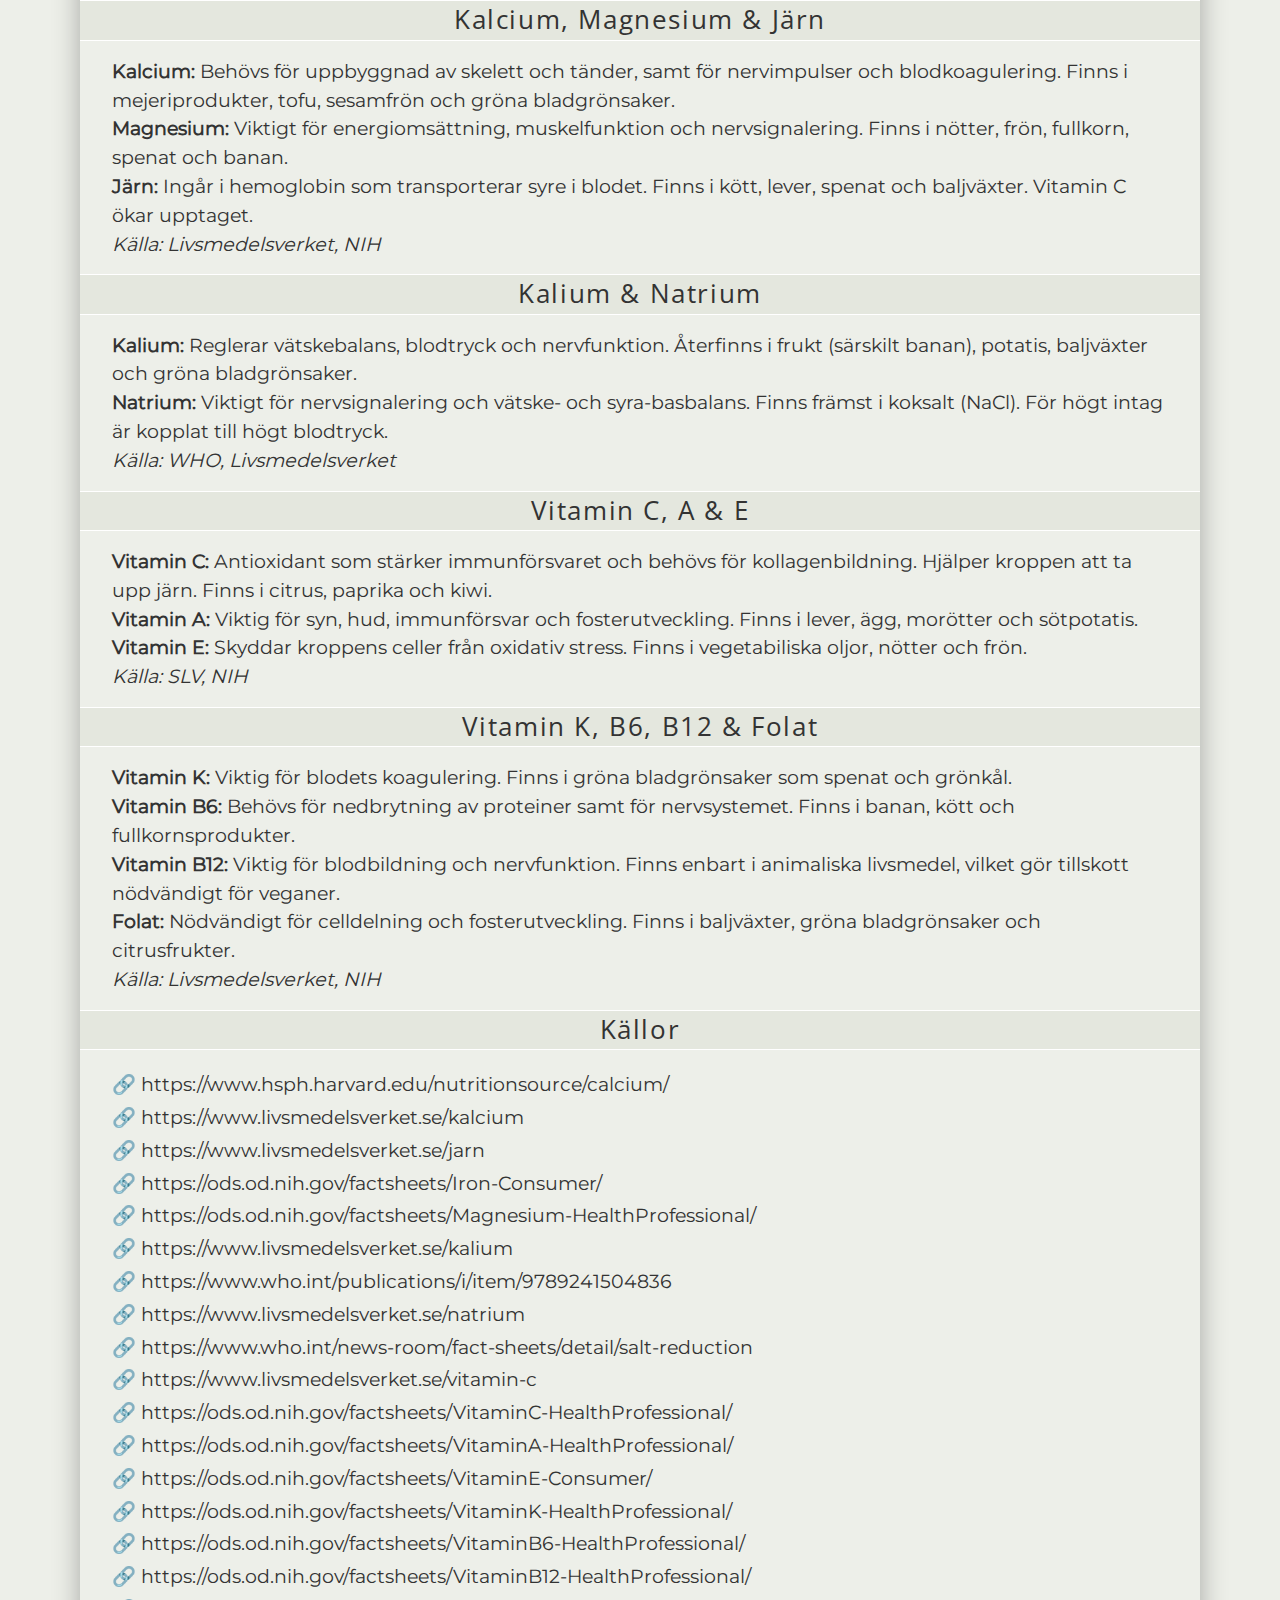
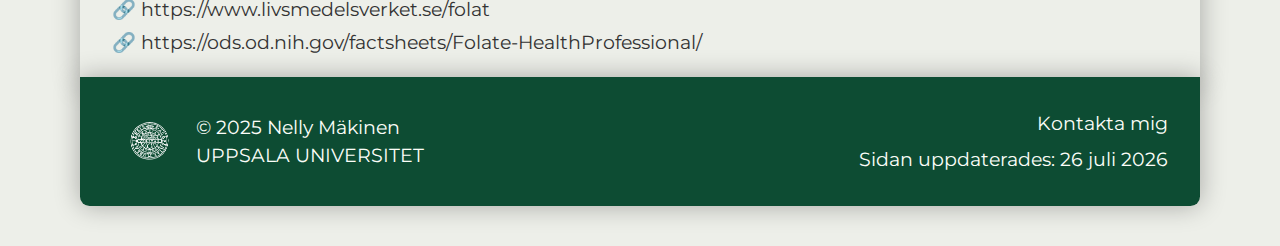
<file: html/mikro.html>
<!-- mikro.html -->
<!DOCTYPE html>
<html lang="sv">
<head>
    <meta charset="UTF-8">
    <meta name="viewport" content="width=device-width, initial-scale=1.0">
    <title>Koll på Käket: Mikronutrienter</title>
    <link rel="stylesheet" href="../css/stil.css">
    <meta name="description" content="Faktasida om mikronutrienter för Koll på Käket.">
    <link rel="preload" href="/assets/img/logo_plate.svg" as="image" type="image/svg+xml">
    <link rel="preload" href="/assets/img/logo_search.svg" as="image" type="image/svg+xml">
</head>

<body>
    <header class="site-header" role="banner">
        <!-- Huvudnavigation -->
        <nav class="main-nav" role="navigation" aria-label="Huvudmeny">
        <ul class="logo">
            <li>
            <a href="../index.html" class="logo">
                <img src="../assets/img/logo_plate.svg" alt="Logotyp för Koll på Käket">
            </a>
            </li>
            </ul>
            <ul class="page-links">
            <li class="mobile-only">
            <button id="menu-toggle" aria-label="Öppna mobilmeny" tabindex="0">&#9776;</button>
            </li>
            <li class="nav-links"><a href="recept.html">Recept</a></li>
            <li class="nav-links has-dropdown">
                <a href="fakta.html">Näringsfakta ▼</a>
                <ul class="dropdown">
                    <li><a href="makro.html">Makronutrienter</a></li>
                    <li><a href="mikro.html">Mikronutrienter</a></li>
                </ul>
            </li>
            <li class="nav-links"><a href="berakna.html">Näringsberäknaren</a></li>
            <li class="nav-links"><a href="om.html">Om Koll på Käket</a></li>
            </ul>
            <ul class="logo">
            <li>
            <a href="#" class="logo" aria-label="Sökfunktion (ej aktiv ännu)">
                <img src="../assets/img/logo_search.svg" alt="Sökfunktion">
            </a>
            </li>
        </ul>
        </nav>

        <!-- Hero-banner -->
        <section class="hero-banner" aria-label="Välkomstbanner">
        <h1 tabindex="0">Koll på Käket</h1>
        <h2 tabindex="0">För dig som vill veta mer</h2>
        <div class="head-buttons" role="navigation" aria-label="Genvägar till sidor">
            <a href="recept.html" class="button" aria-label="Gå till sidan för recept">Utforska recept</a>
            <a href="fakta.html" class="button active" aria-label="Du är här: Läs mer om näring">Lär dig mer om näring</a>
            <a href="berakna.html" class="button" aria-label="Beräkna näringsinnehåll i din mat">Beräkna näringsinnehåll</a>
            <a href="om.html" class="button" aria-label="Om sidan">Mer om sidan</a>
        </div>
        </section>

        <nav class="breadcrumb" aria-label="Brödsmulenavigering">
        <p><a href="../index.html">Hem</a> ▸ <a href="fakta.html">Faktasidan</a> ▸ Mikronutrienter </p>
        </nav>
    </header>
    
    <main class="hero">
        <section class="features">
            <article class="feature">
                <img 
                    src="/assets/img/vitaminer.png" 
                    alt="Exempel på vitaminrika livsmedel"
                    loading="lazy">
                <div class="feature-content">
                    <h3>Kusin - Vitamin!</h3>
                    <p>Vitaminer som A, C, D, E, K samt B-vitaminer har olika
                     roller för immunförsvar, energiomsättning och cellfunktion.</p>
                    <a href="#vitamin" class="button">Läs mer här</a>
                </div>
            </article>
            <article class="feature">
                <img 
                    src="/assets/img/mineraler.png" 
                    alt="Exempel på mineralrika livsmedel"
                    loading="lazy">
                <div class="feature-content">
                    <h3>Sten, berg, jord & malm</h3>
                    <p>Mineraler som järn, kalcium och magnesium är viktiga 
                    för bland annat skelettet, syretransport och nervsystem.</p>
                    <a href="#mineral" class="button">Läs mer här</a>
                </div>
            </article>
        </section>
        <section class="promo quiz-promo">
            <h3>Testa dina kunskaper!</h3>
            <p>Gör mitt quiz om makro- och mikronutrienter och se hur mycket du kan.</p>
            <a href="quiz.html" class="button">Jag vill testa!</a>
        </section>
        <section class="promo calculator-promo">
            <h3>Beräkna ditt recepts näringsinnehåll</h3>
            <p>Använd näringsberäknaren för att analysera näringsvärdet i dina måltider. Snabbt och enkelt!</p>
            <a href="berakna.html" class="button">Ta mig dit!</a>
        </section>
        <section class="info">
            <h4 id="mineral">Kalcium, Magnesium & Järn</h4>
                <p><strong>Kalcium:</strong> Behövs för uppbyggnad av skelett och tänder, 
                    samt för nervimpulser och blodkoagulering. Finns i mejeriprodukter, 
                    tofu, sesamfrön och gröna bladgrönsaker.</p>
                <p><strong>Magnesium:</strong> Viktigt för energiomsättning, muskelfunktion
                     och nervsignalering. Finns i nötter, frön, fullkorn, spenat och banan.</p>
                <p><strong>Järn:</strong> Ingår i hemoglobin som transporterar syre i blodet. 
                    Finns i kött, lever, spenat och baljväxter. Vitamin C ökar upptaget.</p>
                <p><em>Källa: Livsmedelsverket, NIH</em></p>
            <h4>Kalium & Natrium</h4>
                <p><strong>Kalium:</strong> Reglerar vätskebalans, blodtryck och nervfunktion. 
                    Återfinns i frukt (särskilt banan), potatis, baljväxter och gröna bladgrönsaker.</p>
                <p><strong>Natrium:</strong> Viktigt för nervsignalering och vätske- och syra-basbalans. 
                    Finns främst i koksalt (NaCl). För högt intag är kopplat till högt blodtryck.</p>
                <p><em>Källa: WHO, Livsmedelsverket</em></p>
            <h4 id="vitamin">Vitamin C, A & E</h4>
                <p><strong>Vitamin C:</strong> Antioxidant som stärker immunförsvaret och behövs 
                    för kollagenbildning. Hjälper kroppen att ta upp järn. Finns i citrus, paprika 
                    och kiwi.</p>
                <p><strong>Vitamin A:</strong> Viktig för syn, hud, immunförsvar och fosterutveckling. 
                    Finns i lever, ägg, morötter och sötpotatis.</p>
                <p><strong>Vitamin E:</strong> Skyddar kroppens celler från oxidativ stress. Finns i 
                    vegetabiliska oljor, nötter och frön.</p>
                <p><em>Källa: SLV, NIH</em></p>
            <h4>Vitamin K, B6, B12 & Folat</h4>
                <p><strong>Vitamin K:</strong> Viktig för blodets koagulering. Finns i gröna 
                    bladgrönsaker som spenat och grönkål.</p>
                <p><strong>Vitamin B6:</strong> Behövs för nedbrytning av proteiner samt för 
                    nervsystemet. Finns i banan, kött och fullkornsprodukter.</p>
                <p><strong>Vitamin B12:</strong> Viktig för blodbildning och nervfunktion. 
                    Finns enbart i animaliska livsmedel, vilket gör tillskott nödvändigt för veganer.</p>
                <p><strong>Folat:</strong> Nödvändigt för celldelning och fosterutveckling. 
                    Finns i baljväxter, gröna bladgrönsaker och citrusfrukter.</p>
                <p><em>Källa: Livsmedelsverket, NIH</em></p>
            <h4>Källor</h4>
            <ul>
                <li>🔗 https://www.hsph.harvard.edu/nutritionsource/calcium/</li>
                <li>🔗 https://www.livsmedelsverket.se/kalcium</li>
                <li>🔗 https://www.livsmedelsverket.se/jarn</li>
                <li>🔗 https://ods.od.nih.gov/factsheets/Iron-Consumer/</li>
                <li>🔗 https://ods.od.nih.gov/factsheets/Magnesium-HealthProfessional/</li>
                <li>🔗 https://www.livsmedelsverket.se/kalium</li>
                <li>🔗 https://www.who.int/publications/i/item/9789241504836</li>
                <li>🔗 https://www.livsmedelsverket.se/natrium</li>
                <li>🔗 https://www.who.int/news-room/fact-sheets/detail/salt-reduction</li>
                <li>🔗 https://www.livsmedelsverket.se/vitamin-c</li>
                <li>🔗 https://ods.od.nih.gov/factsheets/VitaminC-HealthProfessional/</li>
                <li>🔗 https://ods.od.nih.gov/factsheets/VitaminA-HealthProfessional/</li>
                <li>🔗 https://ods.od.nih.gov/factsheets/VitaminE-Consumer/</li>
                <li>🔗 https://ods.od.nih.gov/factsheets/VitaminK-HealthProfessional/</li>
                <li>🔗 https://ods.od.nih.gov/factsheets/VitaminB6-HealthProfessional/</li>
                <li>🔗 https://ods.od.nih.gov/factsheets/VitaminB12-HealthProfessional/</li>
                <li>🔗 https://www.livsmedelsverket.se/folat</li>
                <li>🔗 https://ods.od.nih.gov/factsheets/Folate-HealthProfessional/</li>
            </ul>
        </section>
    </main>

    <footer class="site-footer">
        <section class="footer-content">
            <img src="../assets/img/uu-logo_w.png" alt="Logotyp för Uppsala Universitet">
            <section>
                <p>&copy; 2025 Nelly Mäkinen</p>
                <p>UPPSALA UNIVERSITET</p>
            </section>
        </section>
        <section class="footer-update">
            <a href="om.html">Kontakta mig</a>
            <p>Sidan uppdaterades: ...</p>
        </section>
    </footer>
    <script src="../js/extra/mobil-nav.js" type="module"></script>
    <script src="../js/extra/senast-upd.js" type="module"></script>
</body>
</html>
</file>
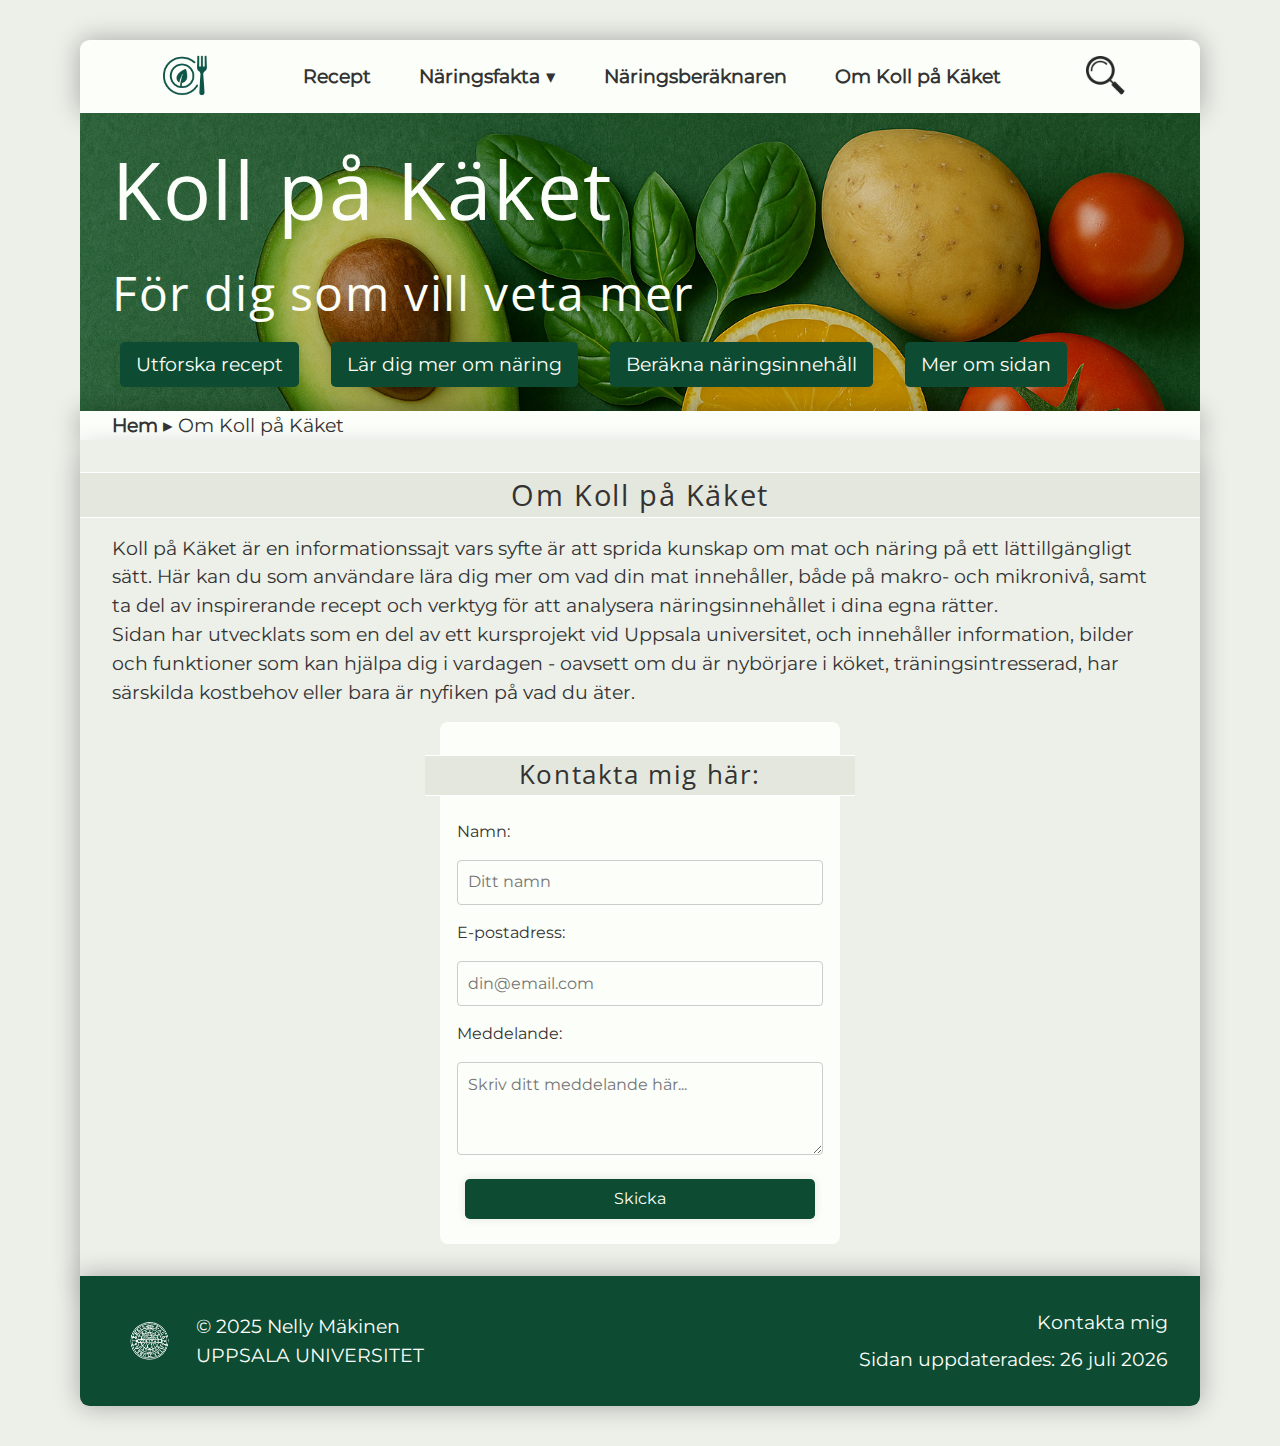
<file: html/om.html>
<!-- om.html -->
<!DOCTYPE html>
<html lang="sv">
<head>
    <meta charset="UTF-8">
    <meta name="viewport" content="width=device-width, initial-scale=1.0">
    <title>Koll på Käket: Om sidan</title>
    <link rel="stylesheet" href="../css/stil.css">
    <meta name="description" content="Informations- & kontaktsida för Koll på Käket.">
    <link rel="preload" href="/assets/img/logo_plate.svg" as="image" type="image/svg+xml">
    <link rel="preload" href="/assets/img/logo_search.svg" as="image" type="image/svg+xml">
</head>

<body>
    <header class="site-header" role="banner">
        <!-- Huvudnavigation -->
        <nav class="main-nav" role="navigation" aria-label="Huvudmeny">
        <ul class="logo">
            <li>
            <a href="../index.html" class="logo">
                <img src="../assets/img/logo_plate.svg" alt="Logotyp för Koll på Käket">
            </a>
            </li>
            </ul>
            <ul class="page-links">
            <li class="mobile-only">
            <button id="menu-toggle" aria-label="Öppna mobilmeny" tabindex="0">&#9776;</button>
            </li>
            <li class="nav-links"><a href="recept.html">Recept</a></li>
            <li class="nav-links has-dropdown">
                <a href="fakta.html">Näringsfakta ▼</a>
                <ul class="dropdown">
                    <li><a href="makro.html">Makronutrienter</a></li>
                    <li><a href="mikro.html">Mikronutrienter</a></li>
                </ul>
            </li>
            <li class="nav-links"><a href="berakna.html">Näringsberäknaren</a></li>
            <li class="nav-links"><a href="om.html">Om Koll på Käket</a></li>
            </ul>
            <ul class="logo">
            <li>
            <a href="#" class="logo" aria-label="Sökfunktion (ej aktiv ännu)">
                <img src="../assets/img/logo_search.svg" alt="Sökfunktion">
            </a>
            </li>
        </ul>
        </nav>

        <!-- Hero-banner -->
        <section class="hero-banner" aria-label="Välkomstbanner">
        <h1 tabindex="0">Koll på Käket</h1>
        <h2 tabindex="0">För dig som vill veta mer</h2>
        <div class="head-buttons" role="navigation" aria-label="Genvägar till sidor">
            <a href="recept.html" class="button" aria-label="Gå till sidan för recept">Utforska recept</a>
            <a href="fakta.html" class="button" aria-label="Läs mer om näring">Lär dig mer om näring</a>
            <a href="berakna.html" class="button" aria-label="Beräkna näringsinnehåll i din mat">Beräkna näringsinnehåll</a>
            <a href="om.html" class="button active" aria-label="Du är här: Om sidan">Mer om sidan</a>
        </div>
        </section>

        <nav class="breadcrumb" aria-label="Brödsmulenavigering">
        <p><a href="../index.html">Hem</a> ▸ Om Koll på Käket </p>
        </nav>
    </header>
    
    <main class="hero">
        <section class="info">
            <h3>Om Koll på Käket</h3>
            <p>Koll på Käket är en informationssajt vars syfte är att sprida kunskap
                 om mat och näring på ett lättillgängligt sätt. Här kan du som användare
                  lära dig mer om vad din mat innehåller, både på makro- och mikronivå, 
                  samt ta del av inspirerande recept och verktyg för att analysera 
                  näringsinnehållet i dina egna rätter.</p>
            <p>Sidan har utvecklats som en del av ett kursprojekt vid Uppsala universitet, 
                och innehåller information, bilder och funktioner som kan hjälpa dig i 
                vardagen - oavsett om du är nybörjare i köket, träningsintresserad, har 
                särskilda kostbehov eller bara är nyfiken på vad du äter.</p>
        
            <form class="contact" action="#" method="post">
                <h4>Kontakta mig här:</h4>
                <label for="contact-name" aria-label="Ditt namn">Namn:</label>
                <input type="text" id="contact-name" name="name" placeholder="Ditt namn" required>

                <label for="contact-email" aria-label="Din e-postadress">E-postadress:</label>
                <input type="email" id="contact-email" name="email" placeholder="din@email.com" required>

                <label for="contact-message" aria-label="Ditt meddelande">Meddelande:</label>
                <textarea id="contact-message" name="message" rows="3" placeholder="Skriv ditt meddelande här..." required></textarea>

                <button type="submit" aria-label="Skicka meddelande">Skicka</button>
            </form>

        </section>

    </main>

    <footer class="site-footer">
        <section class="footer-content">
            <img src="../assets/img/uu-logo_w.png" alt="Logotyp för Uppsala Universitet">
            <section>
                <p>&copy; 2025 Nelly Mäkinen</p>
                <p>UPPSALA UNIVERSITET</p>
            </section>
        </section>
        <section class="footer-update">
            <a href="om.html">Kontakta mig</a>
            <p>Sidan uppdaterades: ...</p>
        </section>
    </footer>
    <script src="../js/extra/mobil-nav.js" type="module"></script>
    <script src="../js/extra/senast-upd.js" type="module"></script>
</body>
</html>
</file>
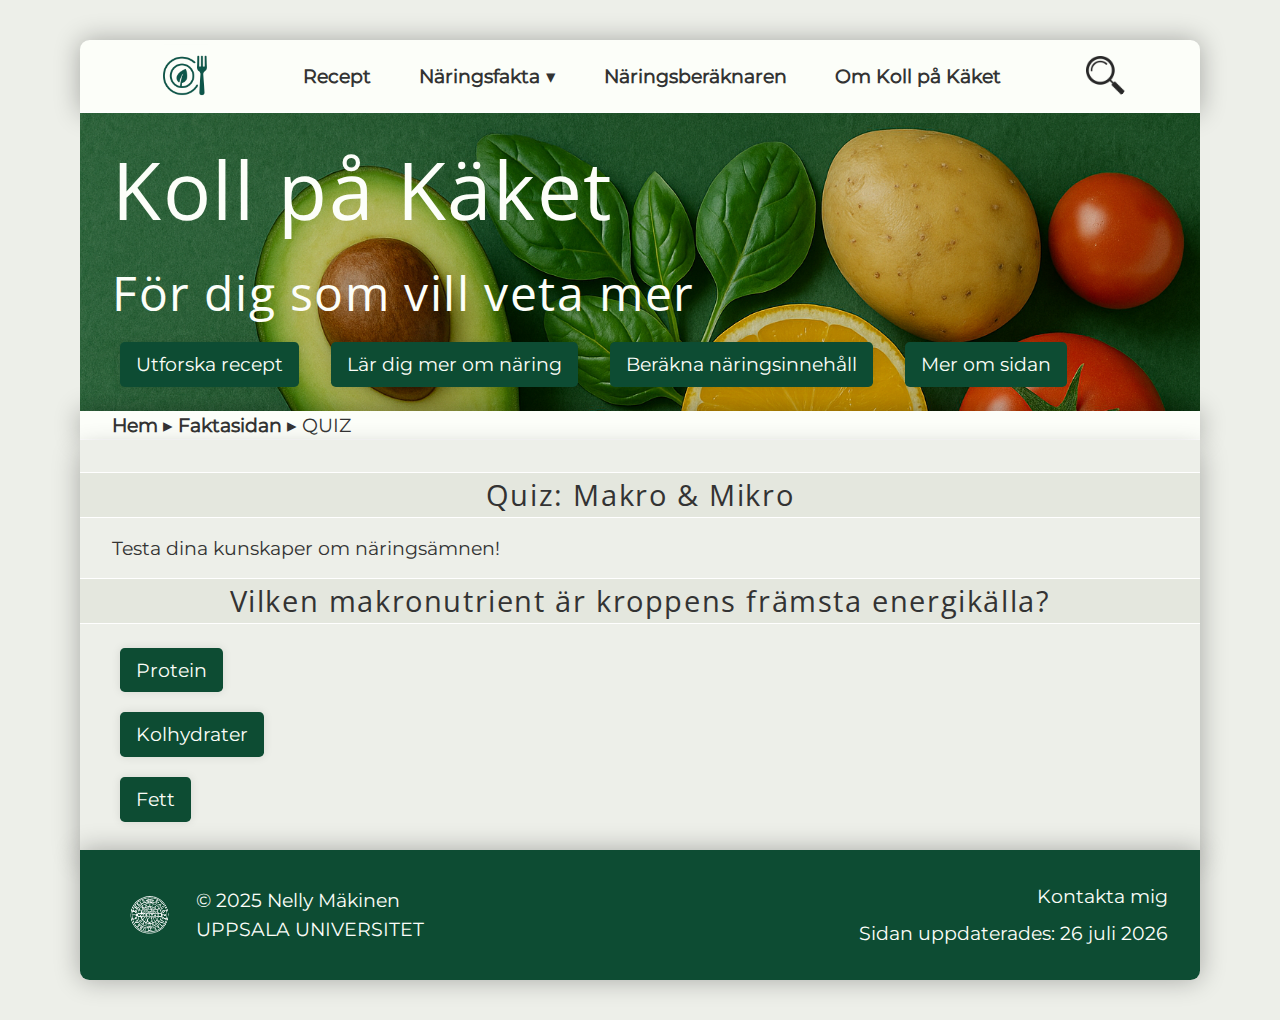
<file: html/quiz.html>
<!-- quiz.html -->
<!DOCTYPE html>
<html lang="sv">
<head>
    <meta charset="UTF-8">
    <meta name="viewport" content="width=device-width, initial-scale=1.0">
    <title>Koll på Käket: Faktaquiz</title>
    <link rel="stylesheet" href="../css/stil.css">
    <script type="module" src="../js/extra/quiz.js" ></script>
    <link rel="preload" href="/assets/img/logo_plate.svg" as="image" type="image/svg+xml">
    <link rel="preload" href="/assets/img/logo_search.svg" as="image" type="image/svg+xml">
</head>

<body>
    <header class="site-header" role="banner">
        <!-- Huvudnavigation -->
        <nav class="main-nav" role="navigation" aria-label="Huvudmeny">
        <ul class="logo">
            <li>
            <a href="../index.html" class="logo">
                <img src="../assets/img/logo_plate.svg" alt="Logotyp för Koll på Käket">
            </a>
            </li>
            </ul>
            <ul class="page-links">
            <li class="mobile-only">
            <button id="menu-toggle" aria-label="Öppna mobilmeny" tabindex="0">&#9776;</button>
            </li>
            <li class="nav-links"><a href="recept.html">Recept</a></li>
            <li class="nav-links has-dropdown">
                <a href="fakta.html">Näringsfakta ▼</a>
                <ul class="dropdown">
                    <li><a href="makro.html">Makronutrienter</a></li>
                    <li><a href="mikro.html">Mikronutrienter</a></li>
                </ul>
            </li>
            <li class="nav-links"><a href="berakna.html">Näringsberäknaren</a></li>
            <li class="nav-links"><a href="om.html">Om Koll på Käket</a></li>
            </ul>
            <ul class="logo">
            <li>
            <a href="#" class="logo" aria-label="Sökfunktion (ej aktiv ännu)">
                <img src="../assets/img/logo_search.svg" alt="Sökfunktion">
            </a>
            </li>
            </ul>
        </nav>

        <!-- Hero-banner -->
        <section class="hero-banner" aria-label="Välkomstbanner">
        <h1 tabindex="0">Koll på Käket</h1>
        <h2 tabindex="0">För dig som vill veta mer</h2>
        <div class="head-buttons" role="navigation" aria-label="Genvägar till sidor">
            <a href="recept.html" class="button" aria-label="Gå till sidan för recept">Utforska recept</a>
            <a href="fakta.html" class="button active" aria-label="Du är här: Läs mer om näring">Lär dig mer om näring</a>
            <a href="berakna.html" class="button" aria-label="Beräkna näringsinnehåll i din mat">Beräkna näringsinnehåll</a>
            <a href="om.html" class="button" aria-label="Om sidan">Mer om sidan</a>
        </div>
        </section>

        <nav class="breadcrumb" aria-label="Brödsmulenavigering">
        <p><a href="../index.html">Hem</a> ▸ <a href="fakta.html">Faktasidan</a> ▸ QUIZ </p>
        </nav>
    </header>

    <main class="hero">
        <section class="info">
            <h3>Quiz: Makro & Mikro</h3>
            <p>Testa dina kunskaper om näringsämnen!</p>
            <section id="quiz"></section>
            <section id="result"></section>
        </section>
    </main>
    <footer class="site-footer">
        <section class="footer-content">
            <img src="../assets/img/uu-logo_w.png" alt="Logotyp för Uppsala Universitet">
            <section>
                <p>&copy; 2025 Nelly Mäkinen</p>
                <p>UPPSALA UNIVERSITET</p>
            </section>
        </section>
        <section class="footer-update">
            <a href="om.html">Kontakta mig</a>
            <p>Sidan uppdaterades: ...</p>
        </section>
    </footer>
    <script src="../js/extra/mobil-nav.js" type="module"></script>
    <script src="../js/extra/senast-upd.js" type="module"></script>
</body>
</html>
</file>
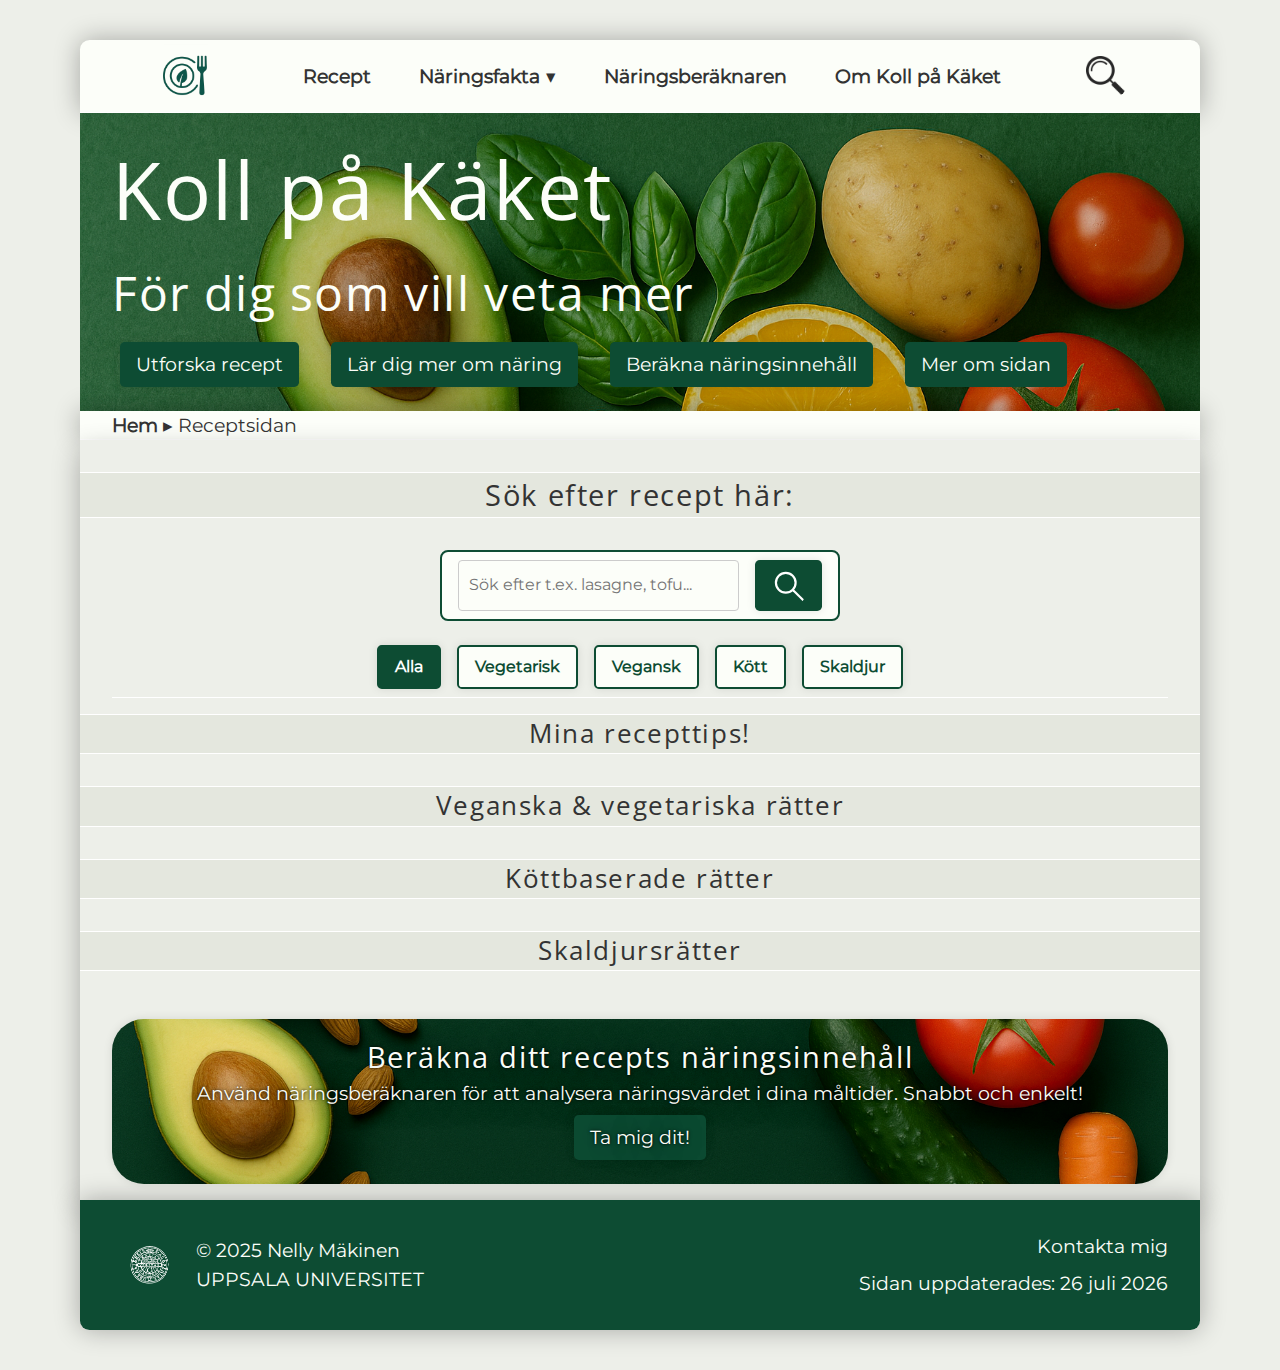
<file: html/recept.html>
<!-- recept.html (med JS-widget) -->
<!DOCTYPE html>
<html lang="sv">
<head>
    <meta charset="UTF-8">
    <meta name="viewport" content="width=device-width, initial-scale=1.0">
    <title>Koll på Käket: Receptsidan</title>
    <link rel="stylesheet" href="../css/stil.css">
    <meta name="description" content="Receptsidan för Koll på Käket.">
    <script src="../js/recept.js" type="module"></script>
    <script src="../js/sok.js" type="module"></script>
    <link rel="preconnect" href="https://www.themealdb.com">
</head>

<body>
    <header class="site-header" role="banner">
        <!-- Huvudnavigation -->
        <nav class="main-nav" role="navigation" aria-label="Huvudmeny">
        <ul class="logo">
            <li>
            <a href="../index.html" class="logo">
                <img src="../assets/img/logo_plate.svg" alt="Logotyp för Koll på Käket">
            </a>
            </li>
            </ul>
            <ul class="page-links">
            <li class="mobile-only">
            <button id="menu-toggle" aria-label="Öppna mobilmeny" tabindex="0">&#9776;</button>
            </li>
            <li class="nav-links"><a href="recept.html">Recept</a></li>
            <li class="nav-links has-dropdown">
                    <a href="fakta.html">Näringsfakta ▼</a>
                    <ul class="dropdown">
                        <li><a href="makro.html">Makronutrienter</a></li>
                        <li><a href="mikro.html">Mikronutrienter</a></li>
                    </ul>
                </li>
            <li class="nav-links"><a href="berakna.html">Näringsberäknaren</a></li>
            <li class="nav-links"><a href="om.html">Om Koll på Käket</a></li>
            </ul>
            <ul class="logo">
            <li>
            <a href="#" class="logo" aria-label="Sökfunktion (ej aktiv ännu)">
                <img src="../assets/img/logo_search.svg" alt="Sökfunktion">
            </a>
            </li>
            </ul>
        </nav>

        <!-- Hero-banner -->
        <section class="hero-banner" aria-label="Välkomstbanner">
        <h1 tabindex="0">Koll på Käket</h1>
        <h2 tabindex="0">För dig som vill veta mer</h2>
        <div class="head-buttons" role="navigation" aria-label="Genvägar till sidor">
            <a href="recept.html" class="button active" aria-label="Du är här: Gå till sidan för recept">Utforska recept</a>
            <a href="fakta.html" class="button" aria-label="Läs mer om näring">Lär dig mer om näring</a>
            <a href="berakna.html" class="button" aria-label="Beräkna näringsinnehåll i din mat">Beräkna näringsinnehåll</a>
            <a href="om.html" class="button" aria-label="Om sidan">Mer om sidan</a>
        </div>
        </section>

        <nav class="breadcrumb" aria-label="Brödsmulenavigering">
        <p><a href="../index.html">Hem</a> ▸ Receptsidan</p>
        </nav>
    </header>
    
    <main class="hero">
        <section class="info">
                <h3>Sök efter recept här:</h3>
                <form id="recipe-search" class="search-bar" role="search">
                    <label for="search-input" aria-label="Sök efter t.ex. lasagne, tofu"></label>
                    <input type="text" id="search-input" placeholder="Sök efter t.ex. lasagne, tofu...">
                    <button type="submit" aria-label="Sök">
                    <img src="../assets/img/logo_search_white.svg" alt="Sök">
                    </button>
                </form>
                <nav class="filter-buttons">
                    <button data-filter="all" class="active">Alla</button>
                    <button data-filter="vegetarian">Vegetarisk</button>
                    <button data-filter="vegan">Vegansk</button>
                    <button data-filter="meat">Kött</button>
                    <button data-filter="seafood">Skaldjur</button>
                </nav>
            <h4 id="search-title" class="hidden">Sökresultat</h4>
                <section id="search-container" class="meal-grid search-res"></section>
            <h4>Mina recepttips!</h4>
                <section id="tips-container" class="meal-grid"></section>
            <h4>Veganska & vegetariska rätter</h4>
                <section id="veg-container" class="meal-grid"></section>
            <h4>Köttbaserade rätter</h4>
                <section id="meat-container" class="meal-grid"></section>
            <h4>Skaldjursrätter</h4>
                <section id="seafood-container" class="meal-grid"></section>
        </section>

        <section class="promo calculator-promo">
            <h3>Beräkna ditt recepts näringsinnehåll</h3>
            <p>Använd näringsberäknaren för att analysera näringsvärdet i dina måltider. Snabbt och enkelt!</p>
            <a href="berakna.html" class="button">Ta mig dit!</a>
        </section>

    </main>

    <footer class="site-footer">
        <section class="footer-content">
            <img src="../assets/img/uu-logo_w.png" alt="Logotyp för Uppsala Universitet">
            <section>
                <p>&copy; 2025 Nelly Mäkinen</p>
                <p>UPPSALA UNIVERSITET</p>
            </section>
        </section>
        <section class="footer-update">
            <a href="om.html">Kontakta mig</a>
            <p>Sidan uppdaterades: ...</p>
        </section>
    </footer>
    <script src="../js/extra/mobil-nav.js" type="module"></script>
    <script src="../js/extra/senast-upd.js" type="module"></script>
</body>
</html>
</file>
<file: css/stil.css>
/* ========== TYPOGRAFI ==========
   Import av lokala typsnitt: Montserrat & Open Sans, samt deras kursiva varianter.
   Används genom variabler längre ner.
*/
@font-face {
    font-family: 'Montserrat';
    src: url('../assets/fonts/Montserrat-VariableFont.ttf') format('truetype');
    font-weight: normal;
    font-style: normal;
}
@font-face {
    font-family: 'Open Sans';
    src: url('../assets/fonts/OpenSans-VariableFont.ttf') format('truetype');
    font-weight: normal;
    font-style: normal;
}
@font-face {
    font-family: 'Montserrat Italic';
    src: url('../assets/fonts/Montserrat-Italic-VariableFont.ttf') format('truetype');
    font-weight: normal;
    font-style: normal;
}
@font-face {
    font-family: 'Open Sans Italic';
    src: url('../assets/fonts/OpenSans-Italic-VariableFont.ttf') format('truetype');
    font-weight: normal;
    font-style: normal;
}
/* ========== DESIGNVARIABLER ==========
   Definierar färger, typsnitt, skuggor, radie m.m.
   Gör det lättare att hålla designen enhetlig och ändringsbar.
*/
:root {
  --font-main: 'Montserrat', sans-serif;
  --font-heading: 'Open Sans', sans-serif;

  /*--color-primary: #0E4E32;
  --color-bg: #EDEFE9;
  --color-dark: #333;
  --color-white: #fff;
  --color-muted: #fcfef9;
*/
  --color-primary-bg: #edefe9;
  --color-primary-gr: #0d4c33;

  --color-secondary-text: #333333;
  --color-secondary-nav: #fcfef9;
  --color-secondary-dark: #00250f;
  --color-secondary-bg: #e4e7de;

  --border-radius: 0.6rem;
  --shadow-sm: 0 0 0.6rem rgba(0, 0, 0, 0.1);
  --shadow-lg: 0 0 1.6rem rgba(0, 0, 0, 0.3);

  --transition-default: 0.3s ease;
  --padding-default: 2rem;
}
/* ========== CSS-LAGER ==========
   Delar upp stilmallen i lager:
   - reset: nollställer standardstilar
   - base: grundstruktur för t.ex. body, rubriker
   - components: knappar, kort, banner, navigering
   - utilities: hjälpsklasser
   - page-specifika lager: recept, kalkylator, instruktioner
*/
@layer reset, base, components, utilities, page-recept, page-kalkylator, page-instruktioner;

@layer reset {
    /* Återställer marginaler, padding, boxmodell och stilar för alla element */
    *, *::before, *::after {
        box-sizing: border-box;
    }
    body, h1, h2, h3, h4, h5, h6,
    p, figure, blockquote, dl, dd,
    ul, ol, menu, pre, form, fieldset, legend,
    input, textarea, select, button {
        margin: 0;
        padding: 0;
        margin-block-start: 0;
        margin-block-end: 0;
        margin-inline-start: 0;
        margin-inline-end: 0;
        border: none;
    }
    body {
        min-height: 100vh;
        line-height: 1.5;
        font-family: system-ui, sans-serif;
        font-size: 1rem;
        background-color: #fff;
        color: #000;
        -webkit-font-smoothing: antialiased;
        text-rendering: optimizeLegibility;
    }
    ul, ol {
        list-style: none;
        padding-left: 0;
        margin-block-start: 0;
        margin-block-end: 0;
        padding-inline-start: 0;
    }
    a {
        text-decoration: none;
        color: inherit;
        background-color: transparent;
    }
    img, picture, video, canvas, svg {
        display: block;
        max-width: 100%;
        height: auto;
    }
    input, button, textarea, select {
        font: inherit;
        color: inherit;
        background: none;
        border: none;
        outline: none;
    }
    button {
        background: none;
        border: none;
        padding: 0;
        cursor: pointer;
    }
    /* Förbättrad tillgänglighet: tar bort animationer om användaren önskar det */
    @media (prefers-reduced-motion: reduce) {
        * {
        animation: none !important;
        transition: none !important;
        scroll-behavior: auto !important;
        }
    }
}
/* Förbättrad tillgänglighet: tar bort animationer om användaren önskar det */
@media (prefers-reduced-motion: reduce) {
  .feature:hover,
  .button:hover,
  .calculator-promo:hover,
  .meal-card:hover {
    transition: none !important;
  }
}

@layer base {
    /* Grundläggande utseende på body, rubriker, länkar, bilder */
    body {
        font-family: var(--font-main);
        color: var(--color-secondary-text);
        background-color: var(--color-primary-bg);
        padding: 2.5rem 5rem;
        max-width: 1800px;
    }
    main {
        display: flex;
        flex-direction: column;
        background-color: var(--color-primary-bg);
        box-shadow: 0 0.6rem 1.6rem rgba(0, 0, 0, 0.3);
    }
    h1, h2, h3, h4, h5, h6 {
        font-family: var(--font-heading);
        letter-spacing: 0.1rem;
        font-weight: lighter;
    }
    h1 { 
        font-size: 5rem; 
        color: var(--color-secondary-nav); 
        margin-bottom: 0.5rem; 
    }
    h2 { 
        font-size: 3rem; 
        color: var(--color-secondary-nav); 
        margin-bottom: 0.3rem;
    }
    h3 { 
        font-size: 1.8rem; 
    }
    h4 { 
        font-size: 1.6rem; 
    }
    h5 { 
        font-size: 1.4rem; 
    }
    h6 {
        font-size: 1.2rem;
    }
    p, a, ul {
        font-size: 1.2rem;
    }
    a {
        cursor: pointer;
    }
    a:hover {
        text-decoration: underline;
    }
    li {
        margin: 0.25rem 0;
    }
    img {
        border-radius: var(--border-radius);
    }
}

@layer components {
    /* ========== KNAPPAR ==========
     Används på hela sajten för interaktion.
     Stödjer hover-effekt med skugga.
    */
    .button, button {
        background: var(--color-primary-gr);
        color: var(--color-secondary-nav);
        padding: 0.5rem 1rem;
        margin: 0.5rem;
        border-radius: 0.3rem;
        box-shadow: var(--shadow-sm);
        transition: all 0.2s ease;
        border: none;
        display: inline-block;
    }
    .button:hover {
        box-shadow: 0 0.25rem 0.8rem rgba(0, 0, 0, 0.95);
    }
    /* ========== BANNER & RUBRIKSEKTION ==========
     Hero-bannern används på varje sida.
     Bakgrundsbild + titeltext + huvudknappar.
    */
    .hero-banner {
        background-color: var(--color-primary-gr);
        background-image: url('../assets/img/banner2.png');
        background-size: cover;
        padding: 1rem 2rem;
    }
    .head-buttons {
        display: flex;
        gap: 1rem;
    }
    /* ========== NAVIGATION ==========
     Desktopnavigation + dropdown för näringsfakta.
     Mobilanpassning hanteras i media queries.
    */
    nav {
        background: var(--color-secondary-nav);
        padding: 0 2rem;
        box-shadow: var(--shadow-lg);
        border-bottom: 0.07rem solid #FFFFFF;
    }
    .main-nav {
        border-radius: var(--border-radius) var(--border-radius) 0 0;
        display: flex;
        flex-direction: row;
        align-items: center;
        justify-content: space-around;
    }
    .main-nav li {
        justify-self:center;
    }
    nav ul {
        display: flex;
        justify-content: space-around;
        align-items: center;
        column-gap: 3rem;
    }
    nav a {
        font-weight: bold;
    }
    .main-nav ul:first-child img { 
        height: 4rem; 
    }
    .main-nav ul:last-child img { 
        height: 2.5rem; 
    }
    .has-dropdown ul {
        display: none;
        position: absolute;
        background: white;
        border: 0.07rem solid #ccc;
    }
    .has-dropdown:hover ul {
        display: block;
        /*margin-top: 2rem;*/
    }
    .has-dropdown ul a {
        padding: 0.5rem 1rem;
        font-weight: normal;
    }
    /* Göm hamburgerknappen i desktop */
    .mobile-only {
        display: none;
    }
    /* ========== ARTIKELKORT / FEATURE ==========
     Kortlayout för startsida och faktasidor.
     Flexbox + skuggor + padding.
    */
    .features {
        display: flex;
        flex-wrap: wrap;
        gap: 1rem 2rem;
        padding: 1rem 2rem;
    }
    .feature {
        flex: 1 1 40%;
        background: var(--color-secondary-nav);
        padding: 1rem;
        border-radius: var(--border-radius);
        box-shadow: var(--shadow-sm);
        transition: transform var(--transition-default), box-shadow var(--transition-default);
    }
    .feature:hover {
        box-shadow: var(--shadow-lg);
    }
    /* ========== FORMULÄR ==========
     Används på receptsök, beräknaren och kontaktsidan.
     Flexlayout + tydlig typografi.
    */
    form {
        display: flex;
        flex-direction: column;
        gap: 0.5rem;
        background-color: var(--color-secondary-nav);
        border: 0.07rem solid #FFFFFF80;
        border-radius: 0.5rem;
        padding: 1rem;
        max-width: 50rem;
        min-width: 25rem;
        margin: 1rem auto;
    }
    form input,
    form textarea,
    form select {
        flex: 1 1 auto;
        padding: 0.6rem;
        margin: 0.5rem 0;
        border-radius: 0.25rem;
        border: 0.07rem solid #ccc;
        background-color: var(--color-secondary-nav);
        font-size: 1rem;
        color: var(--color-secondary-text);
    }
    form li {
        display: flex;
        gap: 1rem;
        align-items: center;
        justify-content: center;
    }
    #calc-form {
        background-color: #062A1CF2;
        backdrop-filter: blur(0.25rem);
    }
    .contact h4 {
        margin: 0 -1rem;
    }
    /* ========== SEKTION MED MÖRK BAKGRUND ==========
     Används på berakna.html – med blur-effekt för tydlighet.
    */
    .dark {
        padding: 1rem 2rem;
        background-image: url('../assets/img/banner-calculator.png');
        background-color: var(--color-secondary-dark);
        background-position: top;
        background-repeat: no-repeat;
        overflow: hidden;
    }
    .dark h1, .dark h2, .dark h3, .dark h4, .dark h5 {
        border-bottom: 0.07rem solid #FFFFFF80;
        color: white;
        margin: 1rem 0;
    }
    .dark p, .dark ul, .dark a {
        color:white;
    }

    .dark a {
        text-decoration: underline;
    }
    /* ========== FOOTER ==========
     Tydlig sidfot med UU-logotyp, kontaktlänk och datum.
    */
    .site-footer {
        background: #0D4C33;
        color: var(--color-secondary-nav);
        padding: 2rem;
        border-radius: 0 0 var(--border-radius) var(--border-radius);
        box-shadow: var(--shadow-lg);
        display: flex;
        justify-content: space-between;
        flex-wrap: wrap;
    }
    .site-footer img {
        height: 3rem;
    }
    .footer-content,
    .footer-update {
        display: flex;
        align-items: center;
        gap: 0.5rem;
        font-size: 0.8rem;
    }
    .footer-update {
        flex-direction: column;
        align-items: end;
    }
    /* ========== LJUSA INFORMATIONSSEKTIONER ==========
     Används på info-sidor (om.html, fakta.html etc.).
     Flexlayout och ljus bakgrund.
    */
    .info {
        display: flex;
        flex-direction: column;
        padding: 1rem 2rem;
    }
    .info h3, .info h4, #meal-title {
        background: var(--color-secondary-bg);
        margin: 1rem -2rem;
        border-top: 0.07rem solid white;
        border-bottom: 0.07rem solid white;
    }
    /* ========== PROMO-BLOCK ==========
     Används för quiz och kalkylator.
     Starka bakgrundsbilder + kontrasttext.
    */
    .promo {
        color: var(--color-secondary-nav);
        text-shadow: 0 0 2rem black,
                    0 0 0.2rem black;
        padding: 1rem;
        margin: 1rem 2rem;
        border-radius: 2rem;
        box-shadow: var(--shadow-sm);
        text-align: center;
        background-color: var(--color-primary-gr);
        background-size: cover;
        background-position: center;
    }
    .promo:hover {
        box-shadow: var(--shadow-lg);
        transition: box-shadow 0.3s ease;
    }
    .calculator-promo {
        background-image: url('../assets/img/banner-calculator.png');
        
    }
    .quiz-promo {
        background-image: url('../assets/img/banner-quiz-feature.png');
    }
    /* ========== TABELLER ==========
     Makro- och mikronutrienttabeller. Bra kontrast och visuell tydlighet.
    */
    .styled-table {
        width: 100%;
        border-collapse: collapse;
        margin: 1rem 0;
        font-size: 0.95rem;
        background: var(--color-secondary-nav);
        border-radius: 0.5rem;
        box-shadow: var(--shadow-lg);
        /*box-shadow: 0 0 0.8rem rgba(0, 0, 0, 0.8);*/
        opacity: 0.9;
    }
    .styled-table thead {
        background: var(--color-primary-gr);
        color: var(--color-secondary-nav);
    }
    #resultat tr:hover {
        background-color: #f9fcf7;
    }
    .styled-table th,
    .styled-table td {
        padding: 0.75rem 1rem;
        border-bottom: 0.07rem solid #eee;
        text-align: left;
    }
    .makro tbody tr:last-child {
        background-color: #edf3ee;
        font-weight: bold;
    }
    .mikro td:nth-child(2),
    .mikro th:nth-child(2),
    .mikro td:last-child,
    .mikro th:last-child {
        text-align: right;
    }
    /* ========== RECEPTKORT ==========
     Grid-layout med responsiva kort och hover-effekter.
     Används på recept.html.
    */
    .meal-grid {
        display: flex;
        gap: 1rem;
        padding: 0 2rem;
        margin: 0 -2rem;
        background: var(--color-secondary-nav);
    }
    .meal-card {
        background: var(--color-secondary-nav);
        border-radius: 0.75rem;
        box-shadow: var(--shadow-sm);
        overflow: hidden;
        transition: transform 0.2s ease, box-shadow 0.2s ease;
        margin: 1rem 0;
        display: flex;
        flex-direction: column;
        flex: 1;
        max-width: 24%;
    }
    .meal-card:hover {
        transform: translateY(-0.07rem);
        box-shadow: var(--shadow-lg);
    }
    .meal-content {
        padding: 1rem;
        cursor: pointer;
    }
    .info h3, .info h4, .info #meal-title,
    .dark h3, .dark h4, .dark h5, .dark a,
    #calc-form {
        text-align: center;
    }
}

@layer utilities {
    /*.text-center {
        text-align: center;
    }*/
    .hidden {
        display: none;
    }
    .active {
        /*background: color-secondary-dark;*/
        opacity: 1;
    }
    .container {
        max-width: 1200px;
        margin: 0 auto;
        padding: var(--padding-default);
    }
}

@layer page-recept {
  .search-bar {
    flex-direction: row;
    border: 0.125rem solid var(--color-primary-gr);
    padding: 0 0.5rem;
  }
  .search-bar img {
    height: 2.2rem;
  }
  .filter-buttons {
    background: transparent;
    box-shadow: none;
    display: flex;
    flex-wrap: wrap;
    justify-content: center;
  }
  .filter-buttons button {
    border: 0.125rem solid var(--color-primary-gr);
    background-color: var(--color-secondary-nav);
    color: var(--color-primary-gr);
    font-weight: bold;
  }
  .filter-buttons button.active,
  .filter-buttons button:hover {
    background-color: var(--color-primary-gr);
    color: white;
  }
}

@layer page-instruktioner {
  .meal-layout {
    display: flex;
    flex-direction: row;
    flex-wrap: nowrap;
    margin: 1rem;
    gap: 2rem;
  }
  .meal-left {
    flex: 1 1 49%;
    display: flex;
    flex-direction: column;
    gap: 1rem;
  }
  .meal-right {
    flex: 1 1 49%;
    background: white;
    padding: 1rem;
    border-radius: 0.5rem;
    box-shadow: var(--shadow-lg);
    /*box-shadow: 0 0 0.75rem rgba(0, 0, 0, 0.05);*/
  }
  .meal-instructions {
    margin: 1rem;
    padding: 1rem;
    background: #ffffff;
    border-radius: 0.5rem;
    box-shadow: var(--shadow-lg);
    /*box-shadow: 0 0 0.75rem rgba(0, 0, 0, 0.05);*/
  }
}
@layer page-kalkylator {
    #instruktioner {
        background-color: #062A1C80;
        padding: 1rem;
        border: 1px solid #FFFFFF80;
        border-radius: 0.5rem;
        backdrop-filter: blur(0.25rem);
        text-align: justify;
        margin: 0 12rem;
    }
    #instruktioner ul {
        list-style: decimal inside;
    }
    #instruktioner li {
        background-color: var(--color-secondary-dark);
        border-radius: var(--border-radius);
        margin: 0.5rem 0;
        padding: 0.25rem;
    }
}
/* ========== MEDIA QUERIES ==========
   Responsivitet för surfplatta (≤1024px) och mobil (≤640px).
   Justerar padding, fontstorlek, flexlayout och navigation.
*/
@media (max-width: 1024px) {
    :root {
        font-size: 0.8rem;
    }
    body {
        padding: 1rem 2rem;
    }
}

@media (max-width: 640px) {
    :root {
        font-size: 0.6rem;
    }
    body {
        padding: 0;
    }
    footer {
        border-radius: 0;
    }
    .main-nav {
        border-radius: 0;
    }
    .features {
        flex-direction: column;
        align-items: center;
        margin: 0rem 1rem;
    }
    .feature {
        padding: 2rem;
    }
    .meal-layout {
      flex-direction: column;
    }
    .meal-left,
    .meal-right {
      flex: 1 1 100%;
    }
    .meal-hero-image {
      max-width: 100%;
    }
    /* Mobilmeny – visa hamburgare, dölja länkar tills togglade */
    .mobile-only {
    display: block;
    }

    /* Dölj enskilda länkar i mobil-läge */
    .nav-links {
    display: none;
    /* ta bort absolut positionering så de kan staplas naturligt */
    position: static;  
    background: var(--color-secondary-nav);
    padding: 0rem 0.2rem;
    }

    /* När nav har klassen .show-links: visa alla .nav-links och gör hela UL till kolumn */
    .main-nav.show-links ul {
    flex-direction: column;      
    align-items: center;     
    }
    .main-nav.show-links .nav-links {
    display: flex;               
    flex-direction: row;         
    }
    .main-nav.show-links .has-dropdown ul {
        margin-top: 1.8rem;
    }
    #menu-toggle {
    font-size: 2rem;
    background: none;
    border: none;
    cursor: pointer;
    color: var(--color-primary-gr);
    }
}
</file>
